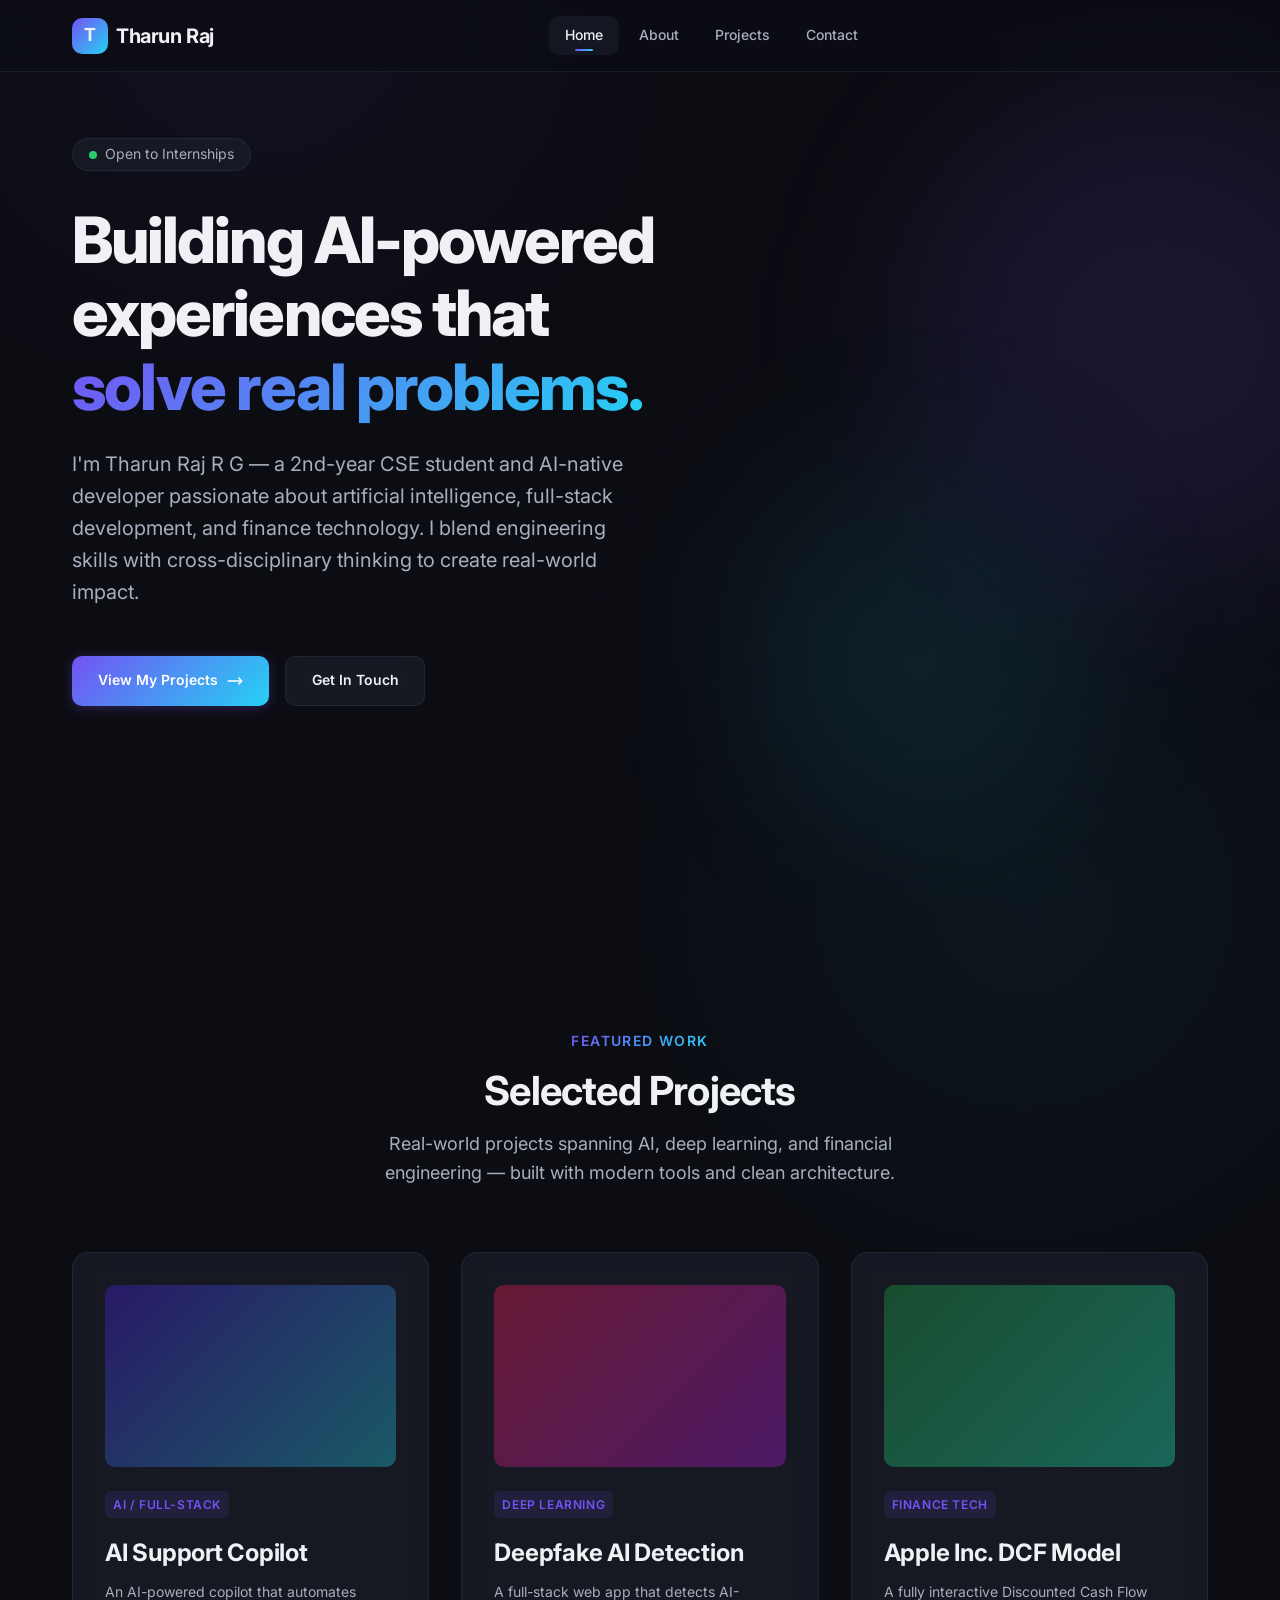
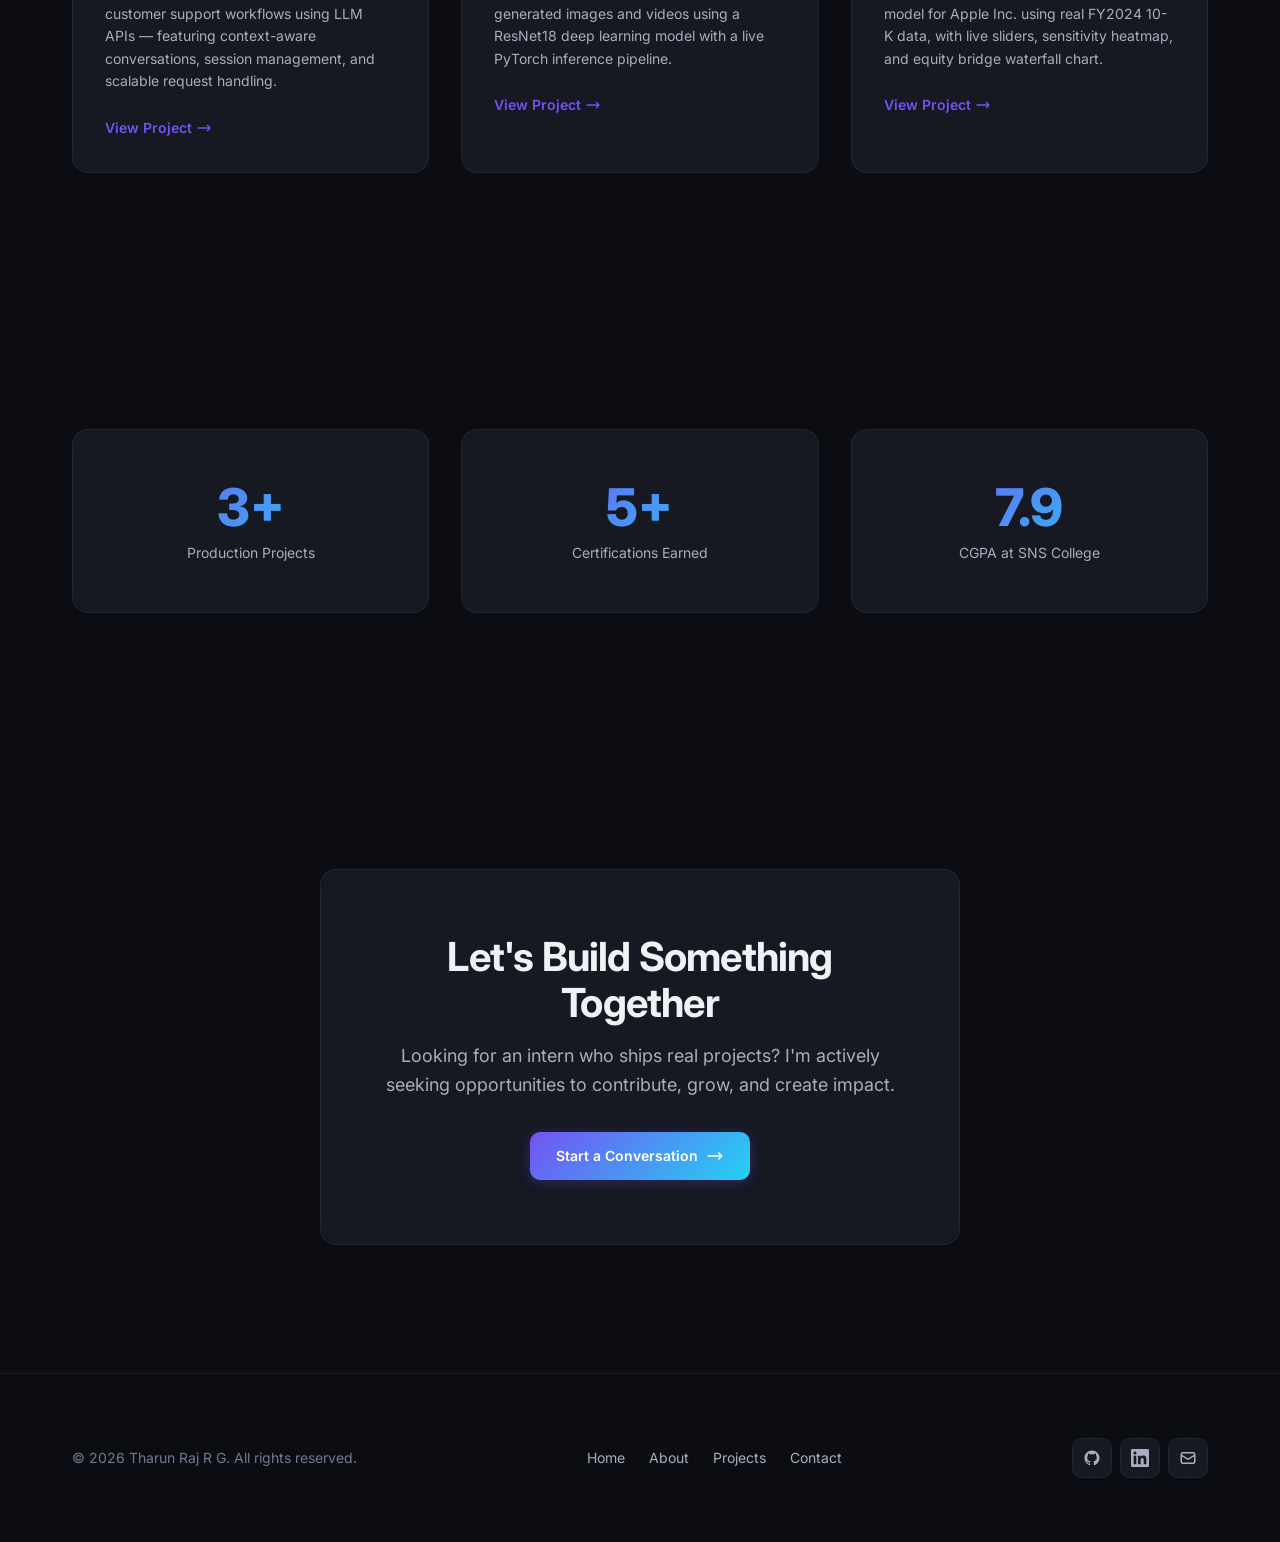
<file: index.html>
<!DOCTYPE html>
<html lang="en" dir="ltr">
<head>
  <meta charset="UTF-8">
  <meta name="viewport" content="width=device-width, initial-scale=1.0">
  <meta http-equiv="X-UA-Compatible" content="IE=edge">

  <!-- SEO Meta Tags -->
  <title>Tharun Raj R G — AI-Native Developer &amp; CSE Undergraduate</title>
  <meta name="description" content="Tharun Raj R G is a 2nd-year CSE student and AI-native developer passionate about building AI-powered applications, deep learning systems, and interactive financial models.">
  <meta name="keywords" content="Tharun Raj R G, AI developer, full stack developer, CSE undergraduate, deep learning, React.js, Node.js, portfolio">
  <meta name="author" content="Tharun Raj R G">
  <meta name="robots" content="index, follow">

  <!-- Open Graph -->
  <meta property="og:title" content="Tharun Raj R G — AI-Native Developer & CSE Undergraduate">
  <meta property="og:description" content="AI-native developer building intelligent applications, deep learning systems, and interactive financial models.">
  <meta property="og:type" content="website">
  <meta property="og:url" content="https://tharunraj.dev">
  <meta property="og:locale" content="en_US">

  <!-- Twitter Card -->
  <meta name="twitter:card" content="summary_large_image">
  <meta name="twitter:title" content="Tharun Raj R G — AI-Native Developer & CSE Undergraduate">
  <meta name="twitter:description" content="AI-native developer building intelligent applications, deep learning systems, and interactive financial models.">

  <!-- Canonical URL -->
  <link rel="canonical" href="https://tharunraj.dev/">

  <!-- Favicon -->
  <link rel="icon" type="image/svg+xml" href="data:image/svg+xml,%3Csvg xmlns='http://www.w3.org/2000/svg' viewBox='0 0 32 32'%3E%3Crect width='32' height='32' rx='6' fill='%237C3AED'/%3E%3Ctext x='16' y='22' font-family='sans-serif' font-size='18' font-weight='bold' fill='white' text-anchor='middle'%3ET%3C/text%3E%3C/svg%3E">

  <!-- Google Fonts -->
  <link rel="preconnect" href="https://fonts.googleapis.com">
  <link rel="preconnect" href="https://fonts.gstatic.com" crossorigin>
  <link href="https://fonts.googleapis.com/css2?family=Inter:wght@400;500;600;700;800&display=swap" rel="stylesheet">

  <!-- Stylesheet -->
  <link rel="stylesheet" href="css/styles.css">
</head>
<body>
  <!-- Skip to Main Content — Accessibility -->
  <a href="#main-content" class="skip-link">Skip to main content</a>

  <!-- ============ SITE HEADER ============ -->
  <header class="site-header" role="banner">
    <div class="container header-inner">
      <a href="index.html" class="logo" aria-label="Tharun Raj R G — Home">
        <span class="logo-icon" aria-hidden="true">T</span>
        <span>Tharun Raj</span>
      </a>

      <button
        class="menu-toggle"
        id="menu-toggle"
        aria-label="Open navigation menu"
        aria-expanded="false"
        aria-controls="main-navigation"
        type="button"
      >
        <span aria-hidden="true"></span>
        <span aria-hidden="true"></span>
        <span aria-hidden="true"></span>
      </button>

      <nav class="main-nav" id="main-navigation" aria-label="Primary navigation">
        <ul class="nav-list" role="list">
          <li><a href="index.html" class="nav-link" aria-current="page">Home</a></li>
          <li><a href="about.html" class="nav-link">About</a></li>
          <li><a href="projects.html" class="nav-link">Projects</a></li>
          <li><a href="contact.html" class="nav-link">Contact</a></li>
        </ul>
      </nav>

      <div class="nav-overlay" id="nav-overlay" aria-hidden="true"></div>
    </div>
  </header>

  <!-- ============ MAIN CONTENT ============ -->
  <main id="main-content">

    <!-- Hero Section -->
    <section class="hero section-padding" aria-labelledby="hero-heading">
      <div class="container">
        <div class="hero-content">
          <div class="hero-badge" aria-label="Status: Open to internships">
            <span class="hero-badge-dot" aria-hidden="true"></span>
            Open to Internships
          </div>

          <h1 id="hero-heading" class="hero-title">
            Building AI-powered<br>
            experiences that<br>
            <span class="gradient-text">solve real problems.</span>
          </h1>

          <p class="hero-description">
            I'm Tharun Raj R G — a 2nd-year CSE student and AI-native developer passionate about
            artificial intelligence, full-stack development, and finance technology. I blend engineering
            skills with cross-disciplinary thinking to create real-world impact.
          </p>

          <div class="hero-actions">
            <a href="projects.html" class="btn btn--primary" id="cta-view-work">
              View My Projects
              <svg aria-hidden="true" fill="none" stroke="currentColor" stroke-width="2" viewBox="0 0 24 24"><path stroke-linecap="round" stroke-linejoin="round" d="M17 8l4 4m0 0l-4 4m4-4H3"/></svg>
            </a>
            <a href="contact.html" class="btn btn--secondary" id="cta-contact">
              Get In Touch
            </a>
          </div>
        </div>
      </div>

      <!-- Decorative Orbs -->
      <div class="hero-orb hero-orb--primary" aria-hidden="true"></div>
      <div class="hero-orb hero-orb--secondary" aria-hidden="true"></div>
    </section>

    <!-- Featured Projects Section -->
    <section class="section-padding" aria-labelledby="featured-heading">
      <div class="container">
        <header class="section-header">
          <span class="section-label">Featured Work</span>
          <h2 id="featured-heading" class="section-title">Selected Projects</h2>
          <p class="section-description">
            Real-world projects spanning AI, deep learning, and financial engineering — built with modern tools and clean architecture.
          </p>
        </header>

        <div class="grid-3 stagger" role="list" aria-label="Featured projects">
          <!-- Project Card 1: AI Support Copilot -->
          <article class="card reveal" role="listitem">
            <div class="card-image" role="img" aria-label="AI Support Copilot — automated customer support interface powered by LLM APIs" style="background: linear-gradient(135deg, hsl(252, 60%, 25%), hsl(190, 60%, 25%));"></div>
            <span class="card-tag">AI / Full-Stack</span>
            <h3 class="card-title">AI Support Copilot</h3>
            <p class="card-description">
              An AI-powered copilot that automates customer support workflows using LLM APIs — featuring context-aware conversations, session management, and scalable request handling.
            </p>
            <a href="projects.html" class="card-link" aria-label="View AI Support Copilot project details">
              View Project
              <svg aria-hidden="true" fill="none" stroke="currentColor" stroke-width="2" viewBox="0 0 24 24"><path stroke-linecap="round" stroke-linejoin="round" d="M17 8l4 4m0 0l-4 4m4-4H3"/></svg>
            </a>
          </article>

          <!-- Project Card 2: Deepfake AI Detection -->
          <article class="card reveal" role="listitem">
            <div class="card-image" role="img" aria-label="Deepfake AI Detection System — real-time media analysis dashboard" style="background: linear-gradient(135deg, hsl(340, 60%, 25%), hsl(280, 60%, 25%));"></div>
            <span class="card-tag">Deep Learning</span>
            <h3 class="card-title">Deepfake AI Detection</h3>
            <p class="card-description">
              A full-stack web app that detects AI-generated images and videos using a ResNet18 deep learning model with a live PyTorch inference pipeline.
            </p>
            <a href="projects.html" class="card-link" aria-label="View Deepfake AI Detection project details">
              View Project
              <svg aria-hidden="true" fill="none" stroke="currentColor" stroke-width="2" viewBox="0 0 24 24"><path stroke-linecap="round" stroke-linejoin="round" d="M17 8l4 4m0 0l-4 4m4-4H3"/></svg>
            </a>
          </article>

          <!-- Project Card 3: Apple DCF Model -->
          <article class="card reveal" role="listitem">
            <div class="card-image" role="img" aria-label="Apple Inc. DCF Financial Model — interactive valuation dashboard" style="background: linear-gradient(135deg, hsl(145, 50%, 20%), hsl(170, 60%, 25%));"></div>
            <span class="card-tag">Finance Tech</span>
            <h3 class="card-title">Apple Inc. DCF Model</h3>
            <p class="card-description">
              A fully interactive Discounted Cash Flow model for Apple Inc. using real FY2024 10-K data, with live sliders, sensitivity heatmap, and equity bridge waterfall chart.
            </p>
            <a href="projects.html" class="card-link" aria-label="View Apple DCF Model project details">
              View Project
              <svg aria-hidden="true" fill="none" stroke="currentColor" stroke-width="2" viewBox="0 0 24 24"><path stroke-linecap="round" stroke-linejoin="round" d="M17 8l4 4m0 0l-4 4m4-4H3"/></svg>
            </a>
          </article>
        </div>
      </div>
    </section>

    <!-- Stats Section -->
    <section class="section-padding" aria-labelledby="stats-heading">
      <div class="container">
        <h2 id="stats-heading" class="sr-only">Highlights</h2>
        <div class="grid-3 stagger" role="list" aria-label="Key highlights">
          <div class="card stat-card reveal" role="listitem">
            <div class="stat-number" aria-hidden="true">3+</div>
            <div class="stat-label">Production Projects</div>
            <span class="sr-only">3 or more production-grade projects built</span>
          </div>
          <div class="card stat-card reveal" role="listitem">
            <div class="stat-number" aria-hidden="true">5+</div>
            <div class="stat-label">Certifications Earned</div>
            <span class="sr-only">Over 5 industry certifications including Azure AI and AWS</span>
          </div>
          <div class="card stat-card reveal" role="listitem">
            <div class="stat-number" aria-hidden="true">7.9</div>
            <div class="stat-label">CGPA at SNS College</div>
            <span class="sr-only">Current CGPA of 7.9 out of 10</span>
          </div>
        </div>
      </div>
    </section>

    <!-- CTA Section -->
    <section class="section-padding" aria-labelledby="cta-heading">
      <div class="container" style="text-align: center;">
        <div class="card reveal" style="max-width: 640px; margin: 0 auto; text-align: center; padding: var(--space-3xl);">
          <h2 id="cta-heading" class="section-title" style="margin-bottom: var(--space-md);">Let's Build Something Together</h2>
          <p class="section-description" style="margin-bottom: var(--space-xl);">
            Looking for an intern who ships real projects? I'm actively seeking opportunities to contribute, grow, and create impact.
          </p>
          <a href="contact.html" class="btn btn--primary" id="cta-collaborate">
            Start a Conversation
            <svg aria-hidden="true" fill="none" stroke="currentColor" stroke-width="2" viewBox="0 0 24 24"><path stroke-linecap="round" stroke-linejoin="round" d="M17 8l4 4m0 0l-4 4m4-4H3"/></svg>
          </a>
        </div>
      </div>
    </section>

  </main>

  <!-- ============ SITE FOOTER ============ -->
  <footer class="site-footer" role="contentinfo">
    <div class="container">
      <div class="footer-inner">
        <p class="footer-copyright">
          &copy; <time datetime="2026">2026</time> Tharun Raj R G. All rights reserved.
        </p>

        <nav class="footer-nav" aria-label="Footer navigation">
          <a href="index.html" class="footer-link">Home</a>
          <a href="about.html" class="footer-link">About</a>
          <a href="projects.html" class="footer-link">Projects</a>
          <a href="contact.html" class="footer-link">Contact</a>
        </nav>

        <div class="social-links" role="list" aria-label="Social media links">
          <a href="https://github.com/THARUN10-Coder" class="social-link" role="listitem" aria-label="GitHub profile — THARUN10-Coder" target="_blank" rel="noopener noreferrer">
            <svg aria-hidden="true" fill="currentColor" viewBox="0 0 24 24"><path d="M12 2C6.477 2 2 6.484 2 12.017c0 4.425 2.865 8.18 6.839 9.504.5.092.682-.217.682-.483 0-.237-.008-.868-.013-1.703-2.782.605-3.369-1.343-3.369-1.343-.454-1.158-1.11-1.466-1.11-1.466-.908-.62.069-.608.069-.608 1.003.07 1.531 1.032 1.531 1.032.892 1.53 2.341 1.088 2.91.832.092-.647.35-1.088.636-1.338-2.22-.253-4.555-1.113-4.555-4.951 0-1.093.39-1.988 1.029-2.688-.103-.253-.446-1.272.098-2.65 0 0 .84-.27 2.75 1.026A9.564 9.564 0 0112 6.844c.85.004 1.705.115 2.504.337 1.909-1.296 2.747-1.027 2.747-1.027.546 1.379.202 2.398.1 2.651.64.7 1.028 1.595 1.028 2.688 0 3.848-2.339 4.695-4.566 4.943.359.309.678.92.678 1.855 0 1.338-.012 2.419-.012 2.747 0 .268.18.58.688.482A10.019 10.019 0 0022 12.017C22 6.484 17.522 2 12 2z"/></svg>
          </a>
          <a href="https://linkedin.com/in/tharun-r-g" class="social-link" role="listitem" aria-label="LinkedIn profile — Tharun Raj R G" target="_blank" rel="noopener noreferrer">
            <svg aria-hidden="true" fill="currentColor" viewBox="0 0 24 24"><path d="M20.447 20.452h-3.554v-5.569c0-1.328-.027-3.037-1.852-3.037-1.853 0-2.136 1.445-2.136 2.939v5.667H9.351V9h3.414v1.561h.046c.477-.9 1.637-1.85 3.37-1.85 3.601 0 4.267 2.37 4.267 5.455v6.286zM5.337 7.433c-1.144 0-2.063-.926-2.063-2.065 0-1.138.92-2.063 2.063-2.063 1.14 0 2.064.925 2.064 2.063 0 1.139-.925 2.065-2.064 2.065zm1.782 13.019H3.555V9h3.564v11.452zM22.225 0H1.771C.792 0 0 .774 0 1.729v20.542C0 23.227.792 24 1.771 24h20.451C23.2 24 24 23.227 24 22.271V1.729C24 .774 23.2 0 22.222 0h.003z"/></svg>
          </a>
          <a href="mailto:rgtharunraj10@gmail.com" class="social-link" role="listitem" aria-label="Email Tharun Raj R G" target="_blank" rel="noopener noreferrer">
            <svg aria-hidden="true" fill="none" stroke="currentColor" stroke-width="2" viewBox="0 0 24 24"><path stroke-linecap="round" stroke-linejoin="round" d="M3 8l7.89 5.26a2 2 0 002.22 0L21 8M5 19h14a2 2 0 002-2V7a2 2 0 00-2-2H5a2 2 0 00-2 2v10a2 2 0 002 2z"/></svg>
          </a>
        </div>
      </div>
    </div>
  </footer>

  <!-- JavaScript -->
  <script src="js/main.js"></script>
</body>
</html>
</file>
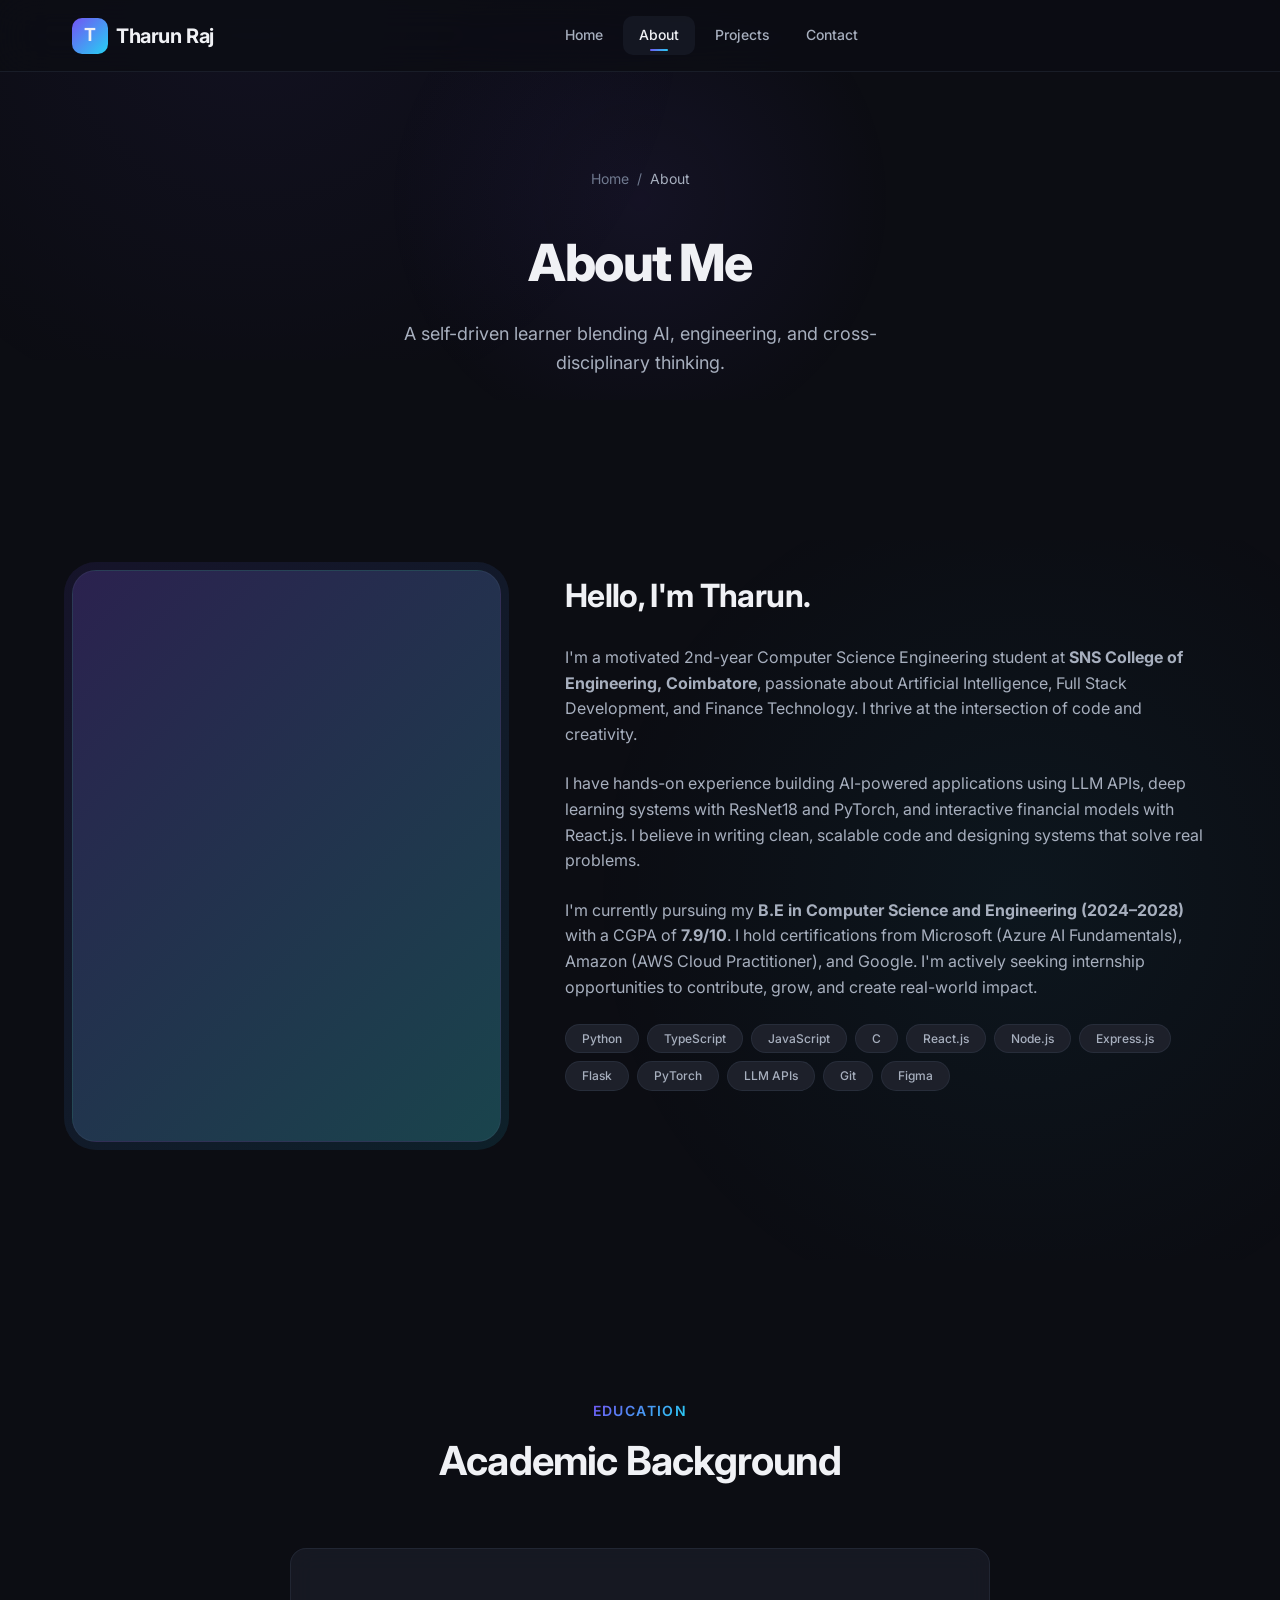
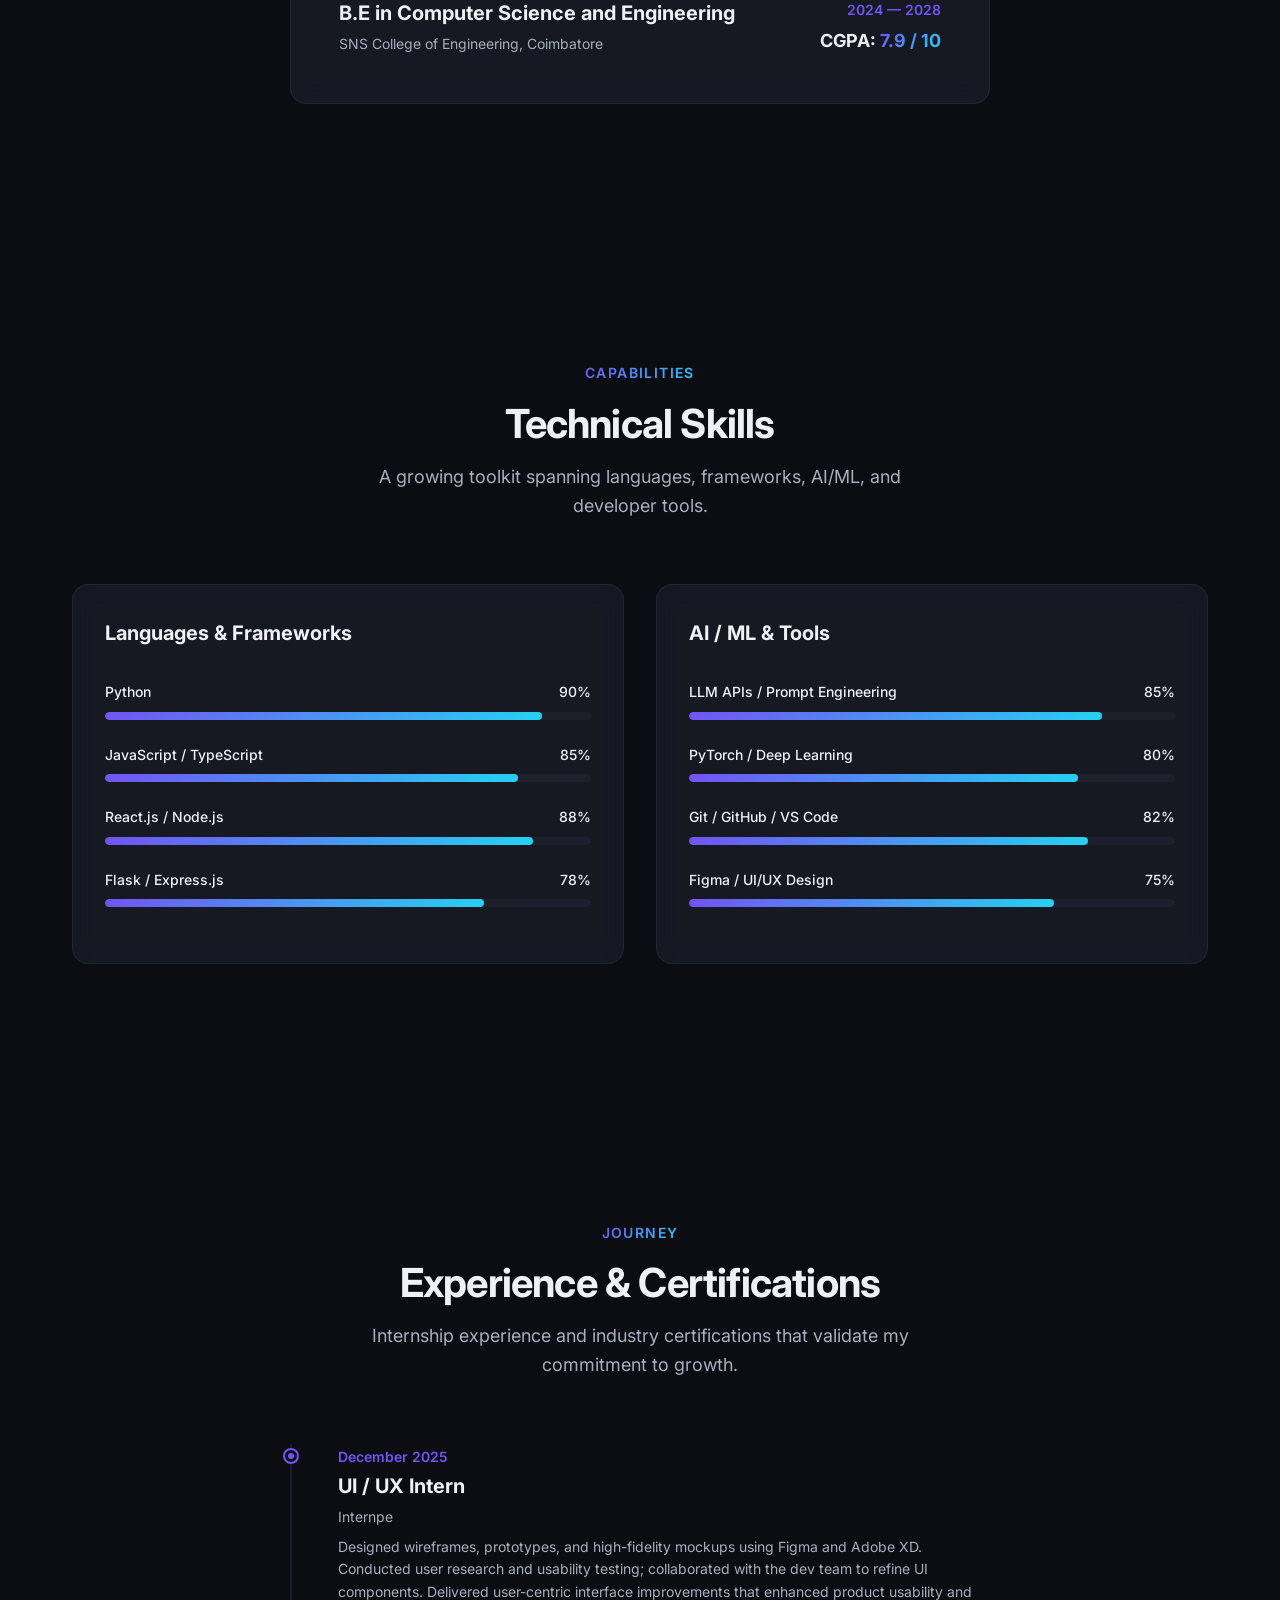
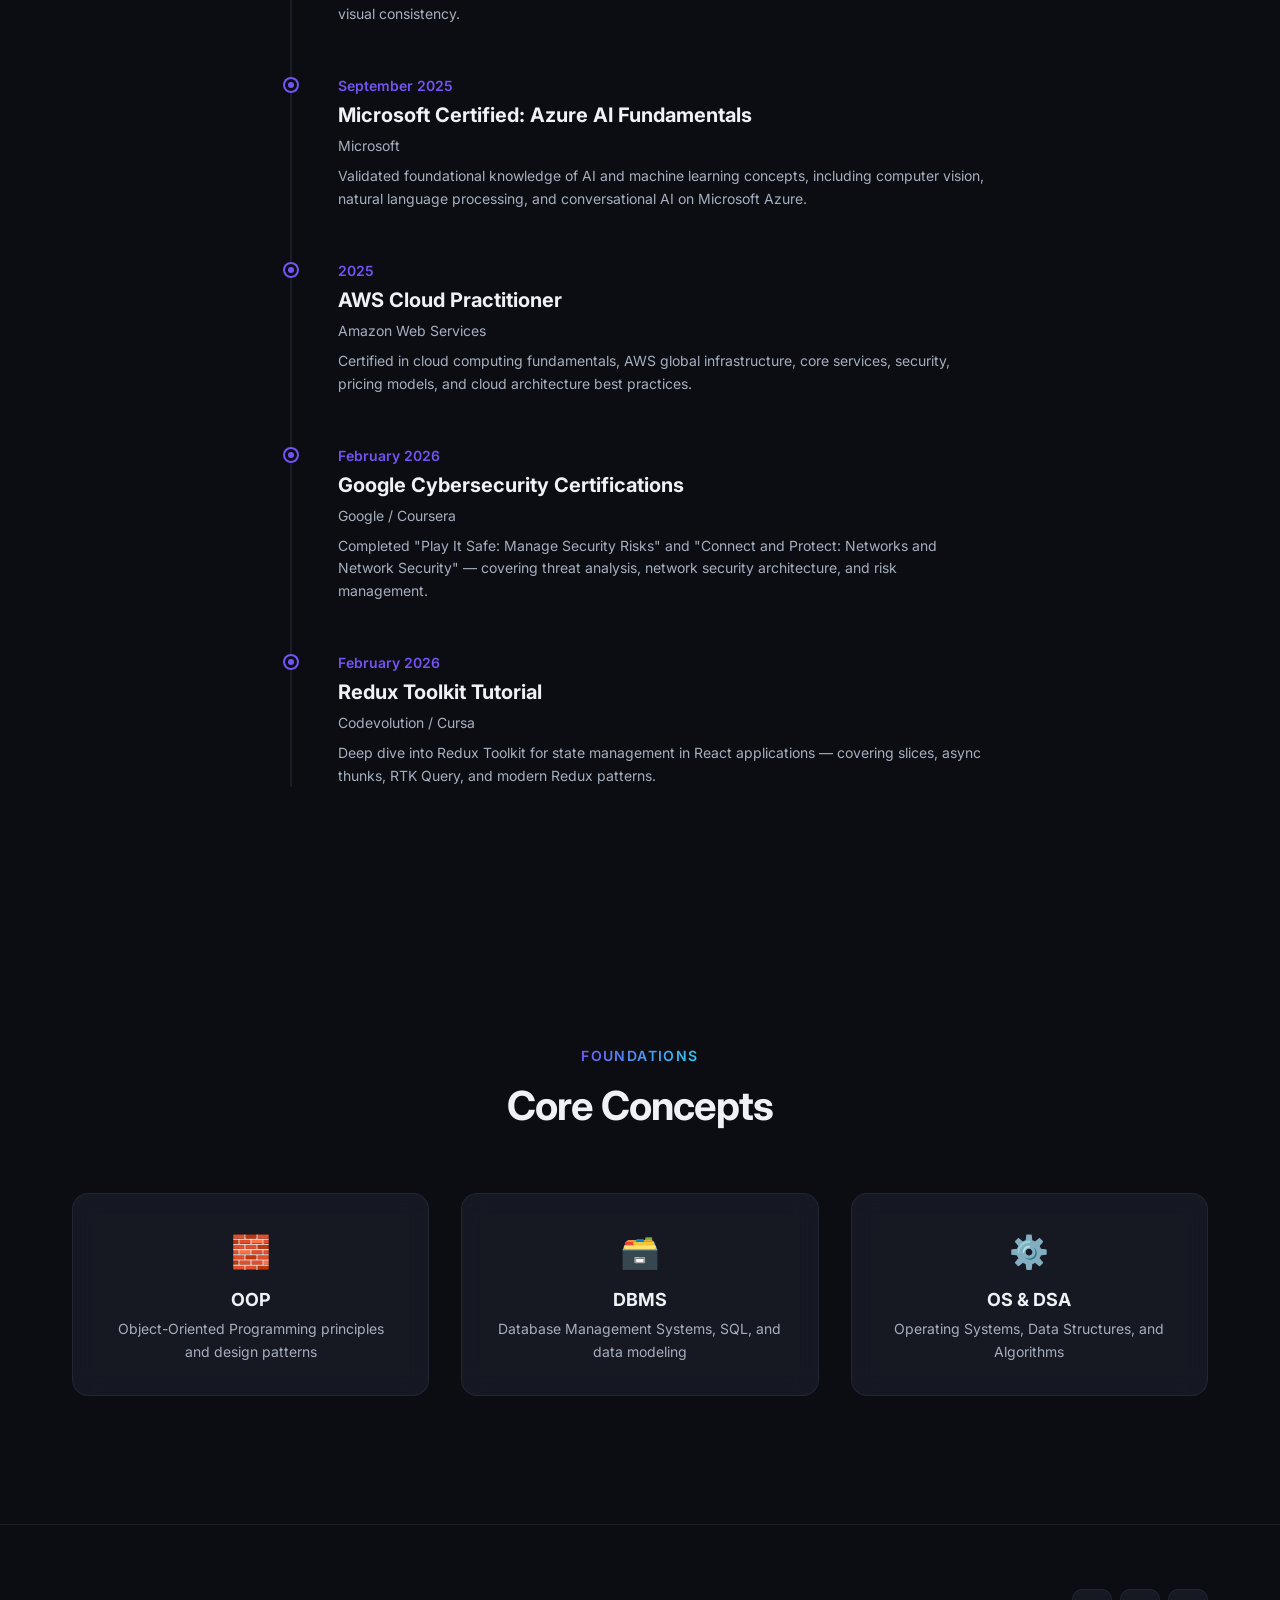
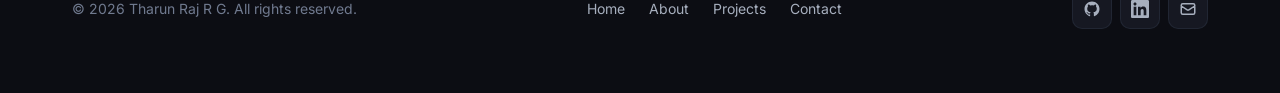
<file: about.html>
<!DOCTYPE html>
<html lang="en" dir="ltr">
<head>
  <meta charset="UTF-8">
  <meta name="viewport" content="width=device-width, initial-scale=1.0">
  <meta http-equiv="X-UA-Compatible" content="IE=edge">

  <!-- SEO Meta Tags -->
  <title>About — Tharun Raj R G | AI-Native Developer &amp; CSE Undergraduate</title>
  <meta name="description" content="Learn about Tharun Raj R G — a 2nd-year Computer Science Engineering student at SNS College of Engineering, building AI-powered applications and deep learning systems.">
  <meta name="keywords" content="about Tharun Raj R G, CSE student, AI developer, full stack developer, SNS College of Engineering">
  <meta name="author" content="Tharun Raj R G">
  <meta name="robots" content="index, follow">

  <!-- Open Graph -->
  <meta property="og:title" content="About — Tharun Raj R G">
  <meta property="og:description" content="A 2nd-year CSE student building AI-powered applications, deep learning systems, and interactive financial models.">
  <meta property="og:type" content="profile">
  <meta property="og:url" content="https://tharunraj.dev/about">

  <!-- Canonical -->
  <link rel="canonical" href="https://tharunraj.dev/about">

  <!-- Favicon -->
  <link rel="icon" type="image/svg+xml" href="data:image/svg+xml,%3Csvg xmlns='http://www.w3.org/2000/svg' viewBox='0 0 32 32'%3E%3Crect width='32' height='32' rx='6' fill='%237C3AED'/%3E%3Ctext x='16' y='22' font-family='sans-serif' font-size='18' font-weight='bold' fill='white' text-anchor='middle'%3ET%3C/text%3E%3C/svg%3E">

  <!-- Google Fonts -->
  <link rel="preconnect" href="https://fonts.googleapis.com">
  <link rel="preconnect" href="https://fonts.gstatic.com" crossorigin>
  <link href="https://fonts.googleapis.com/css2?family=Inter:wght@400;500;600;700;800&display=swap" rel="stylesheet">

  <!-- Stylesheet -->
  <link rel="stylesheet" href="css/styles.css">
</head>
<body>
  <!-- Skip to Main Content -->
  <a href="#main-content" class="skip-link">Skip to main content</a>

  <!-- ============ SITE HEADER ============ -->
  <header class="site-header" role="banner">
    <div class="container header-inner">
      <a href="index.html" class="logo" aria-label="Tharun Raj R G — Home">
        <span class="logo-icon" aria-hidden="true">T</span>
        <span>Tharun Raj</span>
      </a>

      <button
        class="menu-toggle"
        id="menu-toggle"
        aria-label="Open navigation menu"
        aria-expanded="false"
        aria-controls="main-navigation"
        type="button"
      >
        <span aria-hidden="true"></span>
        <span aria-hidden="true"></span>
        <span aria-hidden="true"></span>
      </button>

      <nav class="main-nav" id="main-navigation" aria-label="Primary navigation">
        <ul class="nav-list" role="list">
          <li><a href="index.html" class="nav-link">Home</a></li>
          <li><a href="about.html" class="nav-link" aria-current="page">About</a></li>
          <li><a href="projects.html" class="nav-link">Projects</a></li>
          <li><a href="contact.html" class="nav-link">Contact</a></li>
        </ul>
      </nav>

      <div class="nav-overlay" id="nav-overlay" aria-hidden="true"></div>
    </div>
  </header>

  <!-- ============ MAIN CONTENT ============ -->
  <main id="main-content">

    <!-- Page Banner -->
    <section class="page-banner" aria-labelledby="about-heading">
      <div class="container">
        <nav class="breadcrumbs" aria-label="Breadcrumb">
          <a href="index.html">Home</a>
          <span class="breadcrumbs-separator" aria-hidden="true">/</span>
          <span class="breadcrumbs-current" aria-current="page">About</span>
        </nav>
        <h1 id="about-heading" class="page-banner-title">About Me</h1>
        <p class="page-banner-description">
          A self-driven learner blending AI, engineering, and cross-disciplinary thinking.
        </p>
      </div>
    </section>

    <!-- About Intro -->
    <section class="section-padding" aria-labelledby="about-intro-heading">
      <div class="container">
        <div class="about-grid">
          <aside class="about-image-wrapper reveal" aria-label="Portrait of Tharun Raj R G">
            <div class="about-image" role="img" aria-label="Professional portrait of Tharun Raj R G" style="background: linear-gradient(135deg, hsl(252, 40%, 22%), hsl(190, 50%, 20%));"></div>
          </aside>

          <div class="about-text reveal">
            <h2 id="about-intro-heading">Hello, I'm Tharun.</h2>
            <p>
              I'm a motivated 2nd-year Computer Science Engineering student at
              <strong>SNS College of Engineering, Coimbatore</strong>, passionate about Artificial Intelligence,
              Full Stack Development, and Finance Technology. I thrive at the intersection of code and creativity.
            </p>
            <p>
              I have hands-on experience building AI-powered applications using LLM APIs, deep learning systems
              with ResNet18 and PyTorch, and interactive financial models with React.js. I believe in writing
              clean, scalable code and designing systems that solve real problems.
            </p>
            <p>
              I'm currently pursuing my <strong>B.E in Computer Science and Engineering (2024–2028)</strong>
              with a CGPA of <strong>7.9/10</strong>. I hold certifications from Microsoft (Azure AI Fundamentals),
              Amazon (AWS Cloud Practitioner), and Google. I'm actively seeking internship opportunities to
              contribute, grow, and create real-world impact.
            </p>

            <div class="tech-stack" role="list" aria-label="Technical skills">
              <span class="tech-tag" role="listitem">Python</span>
              <span class="tech-tag" role="listitem">TypeScript</span>
              <span class="tech-tag" role="listitem">JavaScript</span>
              <span class="tech-tag" role="listitem">C</span>
              <span class="tech-tag" role="listitem">React.js</span>
              <span class="tech-tag" role="listitem">Node.js</span>
              <span class="tech-tag" role="listitem">Express.js</span>
              <span class="tech-tag" role="listitem">Flask</span>
              <span class="tech-tag" role="listitem">PyTorch</span>
              <span class="tech-tag" role="listitem">LLM APIs</span>
              <span class="tech-tag" role="listitem">Git</span>
              <span class="tech-tag" role="listitem">Figma</span>
            </div>
          </div>
        </div>
      </div>
    </section>

    <!-- Education Section -->
    <section class="section-padding" aria-labelledby="education-heading">
      <div class="container">
        <header class="section-header">
          <span class="section-label">Education</span>
          <h2 id="education-heading" class="section-title">Academic Background</h2>
        </header>

        <div style="max-width: 700px; margin: 0 auto;">
          <div class="card reveal" style="padding: var(--space-2xl);">
            <div style="display: flex; justify-content: space-between; align-items: flex-start; flex-wrap: wrap; gap: var(--space-sm);">
              <div>
                <h3 style="font-size: var(--font-size-lg); font-weight: var(--font-weight-bold); margin-bottom: var(--space-xs);">B.E in Computer Science and Engineering</h3>
                <p style="color: var(--color-text-secondary); font-size: var(--font-size-sm);">SNS College of Engineering, Coimbatore</p>
              </div>
              <div style="text-align: right;">
                <time datetime="2024/2028" style="color: var(--color-accent-primary); font-weight: var(--font-weight-semibold); font-size: var(--font-size-sm);">2024 — 2028</time>
                <p style="font-weight: var(--font-weight-bold); font-size: var(--font-size-md); margin-top: var(--space-xs);">
                  CGPA: <span style="background: var(--color-accent-gradient); -webkit-background-clip: text; -webkit-text-fill-color: transparent; background-clip: text;">7.9 / 10</span>
                </p>
              </div>
            </div>
          </div>
        </div>
      </div>
    </section>

    <!-- Skills Section -->
    <section class="section-padding" aria-labelledby="skills-heading">
      <div class="container">
        <header class="section-header">
          <span class="section-label">Capabilities</span>
          <h2 id="skills-heading" class="section-title">Technical Skills</h2>
          <p class="section-description">
            A growing toolkit spanning languages, frameworks, AI/ML, and developer tools.
          </p>
        </header>

        <div class="grid-2 stagger">
          <!-- Languages & Frameworks -->
          <div class="card reveal">
            <h3 style="font-size: var(--font-size-lg); font-weight: var(--font-weight-bold); margin-bottom: var(--space-xl);">Languages &amp; Frameworks</h3>
            <div class="skill-bar-wrapper" role="progressbar" aria-valuenow="90" aria-valuemin="0" aria-valuemax="100" aria-label="Python — 90 percent proficiency">
              <div class="skill-bar-header">
                <span>Python</span>
                <span>90%</span>
              </div>
              <div class="skill-bar-track">
                <div class="skill-bar-fill" style="width: 90%;"></div>
              </div>
            </div>
            <div class="skill-bar-wrapper" role="progressbar" aria-valuenow="85" aria-valuemin="0" aria-valuemax="100" aria-label="JavaScript and TypeScript — 85 percent proficiency">
              <div class="skill-bar-header">
                <span>JavaScript / TypeScript</span>
                <span>85%</span>
              </div>
              <div class="skill-bar-track">
                <div class="skill-bar-fill" style="width: 85%;"></div>
              </div>
            </div>
            <div class="skill-bar-wrapper" role="progressbar" aria-valuenow="88" aria-valuemin="0" aria-valuemax="100" aria-label="React.js and Node.js — 88 percent proficiency">
              <div class="skill-bar-header">
                <span>React.js / Node.js</span>
                <span>88%</span>
              </div>
              <div class="skill-bar-track">
                <div class="skill-bar-fill" style="width: 88%;"></div>
              </div>
            </div>
            <div class="skill-bar-wrapper" role="progressbar" aria-valuenow="78" aria-valuemin="0" aria-valuemax="100" aria-label="Flask and Express.js — 78 percent proficiency">
              <div class="skill-bar-header">
                <span>Flask / Express.js</span>
                <span>78%</span>
              </div>
              <div class="skill-bar-track">
                <div class="skill-bar-fill" style="width: 78%;"></div>
              </div>
            </div>
          </div>

          <!-- AI/ML & Tools -->
          <div class="card reveal">
            <h3 style="font-size: var(--font-size-lg); font-weight: var(--font-weight-bold); margin-bottom: var(--space-xl);">AI / ML &amp; Tools</h3>
            <div class="skill-bar-wrapper" role="progressbar" aria-valuenow="85" aria-valuemin="0" aria-valuemax="100" aria-label="LLM APIs and Prompt Engineering — 85 percent proficiency">
              <div class="skill-bar-header">
                <span>LLM APIs / Prompt Engineering</span>
                <span>85%</span>
              </div>
              <div class="skill-bar-track">
                <div class="skill-bar-fill" style="width: 85%;"></div>
              </div>
            </div>
            <div class="skill-bar-wrapper" role="progressbar" aria-valuenow="80" aria-valuemin="0" aria-valuemax="100" aria-label="PyTorch and Deep Learning — 80 percent proficiency">
              <div class="skill-bar-header">
                <span>PyTorch / Deep Learning</span>
                <span>80%</span>
              </div>
              <div class="skill-bar-track">
                <div class="skill-bar-fill" style="width: 80%;"></div>
              </div>
            </div>
            <div class="skill-bar-wrapper" role="progressbar" aria-valuenow="82" aria-valuemin="0" aria-valuemax="100" aria-label="Git, GitHub, and VS Code — 82 percent proficiency">
              <div class="skill-bar-header">
                <span>Git / GitHub / VS Code</span>
                <span>82%</span>
              </div>
              <div class="skill-bar-track">
                <div class="skill-bar-fill" style="width: 82%;"></div>
              </div>
            </div>
            <div class="skill-bar-wrapper" role="progressbar" aria-valuenow="75" aria-valuemin="0" aria-valuemax="100" aria-label="Figma and UI/UX Design — 75 percent proficiency">
              <div class="skill-bar-header">
                <span>Figma / UI/UX Design</span>
                <span>75%</span>
              </div>
              <div class="skill-bar-track">
                <div class="skill-bar-fill" style="width: 75%;"></div>
              </div>
            </div>
          </div>
        </div>
      </div>
    </section>

    <!-- Experience & Certifications Timeline -->
    <section class="section-padding" aria-labelledby="experience-heading">
      <div class="container">
        <header class="section-header">
          <span class="section-label">Journey</span>
          <h2 id="experience-heading" class="section-title">Experience &amp; Certifications</h2>
          <p class="section-description">
            Internship experience and industry certifications that validate my commitment to growth.
          </p>
        </header>

        <div style="max-width: 700px; margin: 0 auto;">
          <div class="timeline reveal" role="list" aria-label="Experience and certifications timeline">

            <div class="timeline-item" role="listitem">
              <time class="timeline-date" datetime="2025-12">December 2025</time>
              <h3 class="timeline-title">UI / UX Intern</h3>
              <p class="timeline-company">Internpe</p>
              <p class="timeline-description">
                Designed wireframes, prototypes, and high-fidelity mockups using Figma and Adobe XD.
                Conducted user research and usability testing; collaborated with the dev team to refine UI
                components. Delivered user-centric interface improvements that enhanced product usability
                and visual consistency.
              </p>
            </div>

            <div class="timeline-item" role="listitem">
              <time class="timeline-date" datetime="2025-09">September 2025</time>
              <h3 class="timeline-title">Microsoft Certified: Azure AI Fundamentals</h3>
              <p class="timeline-company">Microsoft</p>
              <p class="timeline-description">
                Validated foundational knowledge of AI and machine learning concepts, including computer vision,
                natural language processing, and conversational AI on Microsoft Azure.
              </p>
            </div>

            <div class="timeline-item" role="listitem">
              <time class="timeline-date" datetime="2025">2025</time>
              <h3 class="timeline-title">AWS Cloud Practitioner</h3>
              <p class="timeline-company">Amazon Web Services</p>
              <p class="timeline-description">
                Certified in cloud computing fundamentals, AWS global infrastructure, core services,
                security, pricing models, and cloud architecture best practices.
              </p>
            </div>

            <div class="timeline-item" role="listitem">
              <time class="timeline-date" datetime="2026-02">February 2026</time>
              <h3 class="timeline-title">Google Cybersecurity Certifications</h3>
              <p class="timeline-company">Google / Coursera</p>
              <p class="timeline-description">
                Completed "Play It Safe: Manage Security Risks" and "Connect and Protect: Networks and
                Network Security" — covering threat analysis, network security architecture, and risk management.
              </p>
            </div>

            <div class="timeline-item" role="listitem">
              <time class="timeline-date" datetime="2026-02">February 2026</time>
              <h3 class="timeline-title">Redux Toolkit Tutorial</h3>
              <p class="timeline-company">Codevolution / Cursa</p>
              <p class="timeline-description">
                Deep dive into Redux Toolkit for state management in React applications — covering slices,
                async thunks, RTK Query, and modern Redux patterns.
              </p>
            </div>

          </div>
        </div>
      </div>
    </section>

    <!-- Core Concepts -->
    <section class="section-padding" aria-labelledby="concepts-heading">
      <div class="container">
        <header class="section-header">
          <span class="section-label">Foundations</span>
          <h2 id="concepts-heading" class="section-title">Core Concepts</h2>
        </header>

        <div class="grid-3 stagger" role="list" aria-label="Core computer science concepts">
          <div class="card reveal" role="listitem" style="text-align: center; padding: var(--space-xl);">
            <div style="font-size: var(--font-size-2xl); margin-bottom: var(--space-sm);" aria-hidden="true">🧱</div>
            <h3 style="font-size: var(--font-size-md); font-weight: var(--font-weight-bold);">OOP</h3>
            <p style="color: var(--color-text-secondary); font-size: var(--font-size-sm); margin-top: var(--space-xs);">Object-Oriented Programming principles and design patterns</p>
          </div>
          <div class="card reveal" role="listitem" style="text-align: center; padding: var(--space-xl);">
            <div style="font-size: var(--font-size-2xl); margin-bottom: var(--space-sm);" aria-hidden="true">🗃️</div>
            <h3 style="font-size: var(--font-size-md); font-weight: var(--font-weight-bold);">DBMS</h3>
            <p style="color: var(--color-text-secondary); font-size: var(--font-size-sm); margin-top: var(--space-xs);">Database Management Systems, SQL, and data modeling</p>
          </div>
          <div class="card reveal" role="listitem" style="text-align: center; padding: var(--space-xl);">
            <div style="font-size: var(--font-size-2xl); margin-bottom: var(--space-sm);" aria-hidden="true">⚙️</div>
            <h3 style="font-size: var(--font-size-md); font-weight: var(--font-weight-bold);">OS &amp; DSA</h3>
            <p style="color: var(--color-text-secondary); font-size: var(--font-size-sm); margin-top: var(--space-xs);">Operating Systems, Data Structures, and Algorithms</p>
          </div>
        </div>
      </div>
    </section>

  </main>

  <!-- ============ SITE FOOTER ============ -->
  <footer class="site-footer" role="contentinfo">
    <div class="container">
      <div class="footer-inner">
        <p class="footer-copyright">
          &copy; <time datetime="2026">2026</time> Tharun Raj R G. All rights reserved.
        </p>

        <nav class="footer-nav" aria-label="Footer navigation">
          <a href="index.html" class="footer-link">Home</a>
          <a href="about.html" class="footer-link">About</a>
          <a href="projects.html" class="footer-link">Projects</a>
          <a href="contact.html" class="footer-link">Contact</a>
        </nav>

        <div class="social-links" role="list" aria-label="Social media links">
          <a href="https://github.com/THARUN10-Coder" class="social-link" role="listitem" aria-label="GitHub profile — THARUN10-Coder" target="_blank" rel="noopener noreferrer">
            <svg aria-hidden="true" fill="currentColor" viewBox="0 0 24 24"><path d="M12 2C6.477 2 2 6.484 2 12.017c0 4.425 2.865 8.18 6.839 9.504.5.092.682-.217.682-.483 0-.237-.008-.868-.013-1.703-2.782.605-3.369-1.343-3.369-1.343-.454-1.158-1.11-1.466-1.11-1.466-.908-.62.069-.608.069-.608 1.003.07 1.531 1.032 1.531 1.032.892 1.53 2.341 1.088 2.91.832.092-.647.35-1.088.636-1.338-2.22-.253-4.555-1.113-4.555-4.951 0-1.093.39-1.988 1.029-2.688-.103-.253-.446-1.272.098-2.65 0 0 .84-.27 2.75 1.026A9.564 9.564 0 0112 6.844c.85.004 1.705.115 2.504.337 1.909-1.296 2.747-1.027 2.747-1.027.546 1.379.202 2.398.1 2.651.64.7 1.028 1.595 1.028 2.688 0 3.848-2.339 4.695-4.566 4.943.359.309.678.92.678 1.855 0 1.338-.012 2.419-.012 2.747 0 .268.18.58.688.482A10.019 10.019 0 0022 12.017C22 6.484 17.522 2 12 2z"/></svg>
          </a>
          <a href="https://linkedin.com/in/tharun-r-g" class="social-link" role="listitem" aria-label="LinkedIn profile — Tharun Raj R G" target="_blank" rel="noopener noreferrer">
            <svg aria-hidden="true" fill="currentColor" viewBox="0 0 24 24"><path d="M20.447 20.452h-3.554v-5.569c0-1.328-.027-3.037-1.852-3.037-1.853 0-2.136 1.445-2.136 2.939v5.667H9.351V9h3.414v1.561h.046c.477-.9 1.637-1.85 3.37-1.85 3.601 0 4.267 2.37 4.267 5.455v6.286zM5.337 7.433c-1.144 0-2.063-.926-2.063-2.065 0-1.138.92-2.063 2.063-2.063 1.14 0 2.064.925 2.064 2.063 0 1.139-.925 2.065-2.064 2.065zm1.782 13.019H3.555V9h3.564v11.452zM22.225 0H1.771C.792 0 0 .774 0 1.729v20.542C0 23.227.792 24 1.771 24h20.451C23.2 24 24 23.227 24 22.271V1.729C24 .774 23.2 0 22.222 0h.003z"/></svg>
          </a>
          <a href="mailto:rgtharunraj10@gmail.com" class="social-link" role="listitem" aria-label="Email Tharun Raj R G" target="_blank" rel="noopener noreferrer">
            <svg aria-hidden="true" fill="none" stroke="currentColor" stroke-width="2" viewBox="0 0 24 24"><path stroke-linecap="round" stroke-linejoin="round" d="M3 8l7.89 5.26a2 2 0 002.22 0L21 8M5 19h14a2 2 0 002-2V7a2 2 0 00-2-2H5a2 2 0 00-2 2v10a2 2 0 002 2z"/></svg>
          </a>
        </div>
      </div>
    </div>
  </footer>

  <!-- JavaScript -->
  <script src="js/main.js"></script>
</body>
</html>
</file>
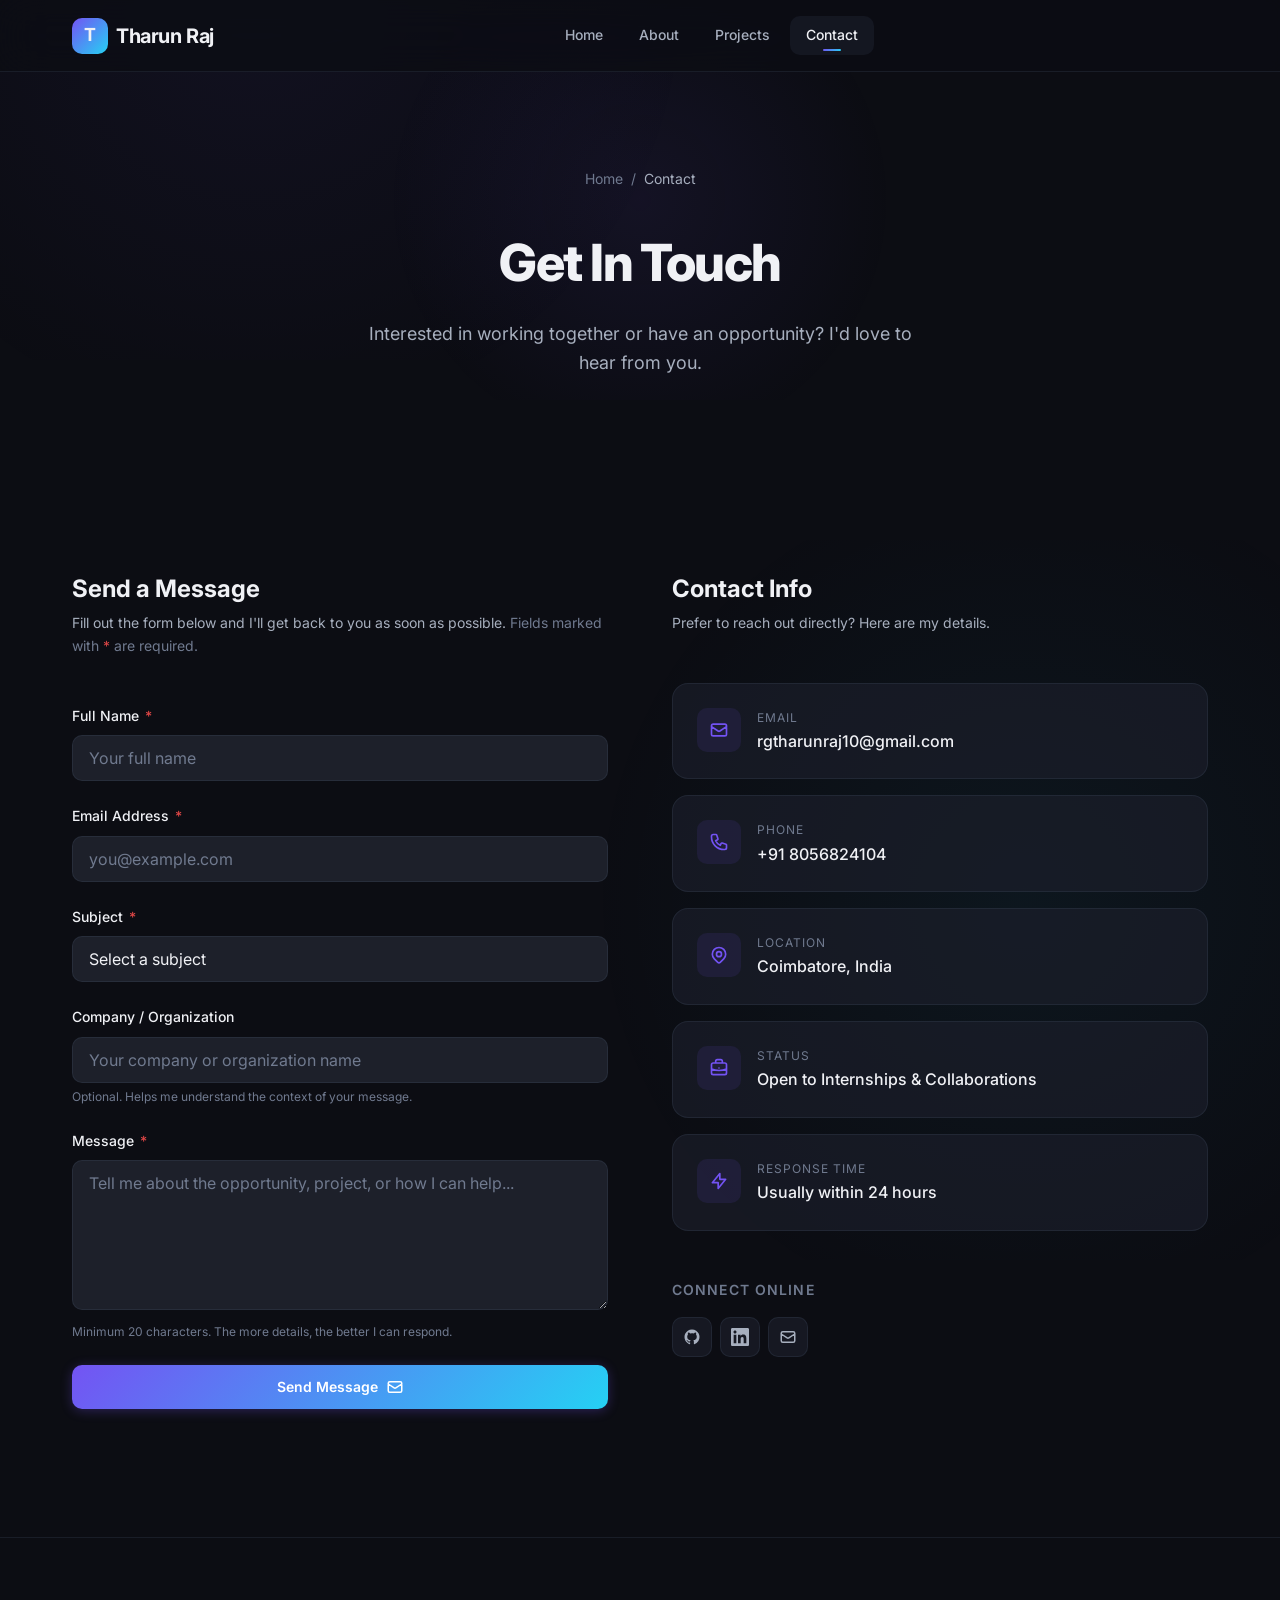
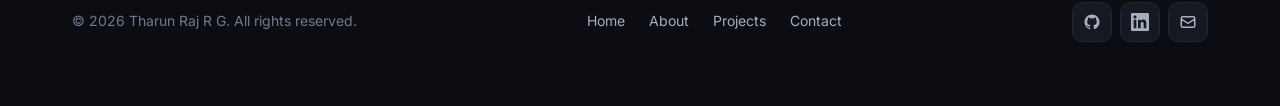
<file: contact.html>
<!DOCTYPE html>
<html lang="en" dir="ltr">
<head>
  <meta charset="UTF-8">
  <meta name="viewport" content="width=device-width, initial-scale=1.0">
  <meta http-equiv="X-UA-Compatible" content="IE=edge">

  <!-- SEO Meta Tags -->
  <title>Contact — Tharun Raj R G | AI-Native Developer &amp; CSE Undergraduate</title>
  <meta name="description" content="Get in touch with Tharun Raj R G for internship opportunities, collaborations, or project inquiries. CSE undergraduate open to AI and full-stack roles.">
  <meta name="keywords" content="contact Tharun Raj R G, hire intern, AI developer, full-stack developer, internship inquiry">
  <meta name="author" content="Tharun Raj R G">
  <meta name="robots" content="index, follow">

  <!-- Open Graph -->
  <meta property="og:title" content="Contact — Tharun Raj R G">
  <meta property="og:description" content="Get in touch for internship opportunities, collaborations, or project inquiries.">
  <meta property="og:type" content="website">
  <meta property="og:url" content="https://tharunraj.dev/contact">

  <!-- Canonical -->
  <link rel="canonical" href="https://tharunraj.dev/contact">

  <!-- Favicon -->
  <link rel="icon" type="image/svg+xml" href="data:image/svg+xml,%3Csvg xmlns='http://www.w3.org/2000/svg' viewBox='0 0 32 32'%3E%3Crect width='32' height='32' rx='6' fill='%237C3AED'/%3E%3Ctext x='16' y='22' font-family='sans-serif' font-size='18' font-weight='bold' fill='white' text-anchor='middle'%3ET%3C/text%3E%3C/svg%3E">

  <!-- Google Fonts -->
  <link rel="preconnect" href="https://fonts.googleapis.com">
  <link rel="preconnect" href="https://fonts.gstatic.com" crossorigin>
  <link href="https://fonts.googleapis.com/css2?family=Inter:wght@400;500;600;700;800&display=swap" rel="stylesheet">

  <!-- Stylesheet -->
  <link rel="stylesheet" href="css/styles.css">
</head>
<body>
  <!-- Skip to Main Content -->
  <a href="#main-content" class="skip-link">Skip to main content</a>

  <!-- ============ SITE HEADER ============ -->
  <header class="site-header" role="banner">
    <div class="container header-inner">
      <a href="index.html" class="logo" aria-label="Tharun Raj R G — Home">
        <span class="logo-icon" aria-hidden="true">T</span>
        <span>Tharun Raj</span>
      </a>

      <button
        class="menu-toggle"
        id="menu-toggle"
        aria-label="Open navigation menu"
        aria-expanded="false"
        aria-controls="main-navigation"
        type="button"
      >
        <span aria-hidden="true"></span>
        <span aria-hidden="true"></span>
        <span aria-hidden="true"></span>
      </button>

      <nav class="main-nav" id="main-navigation" aria-label="Primary navigation">
        <ul class="nav-list" role="list">
          <li><a href="index.html" class="nav-link">Home</a></li>
          <li><a href="about.html" class="nav-link">About</a></li>
          <li><a href="projects.html" class="nav-link">Projects</a></li>
          <li><a href="contact.html" class="nav-link" aria-current="page">Contact</a></li>
        </ul>
      </nav>

      <div class="nav-overlay" id="nav-overlay" aria-hidden="true"></div>
    </div>
  </header>

  <!-- ============ MAIN CONTENT ============ -->
  <main id="main-content">

    <!-- Page Banner -->
    <section class="page-banner" aria-labelledby="contact-heading">
      <div class="container">
        <nav class="breadcrumbs" aria-label="Breadcrumb">
          <a href="index.html">Home</a>
          <span class="breadcrumbs-separator" aria-hidden="true">/</span>
          <span class="breadcrumbs-current" aria-current="page">Contact</span>
        </nav>
        <h1 id="contact-heading" class="page-banner-title">Get In Touch</h1>
        <p class="page-banner-description">
          Interested in working together or have an opportunity? I'd love to hear from you.
        </p>
      </div>
    </section>

    <!-- Contact Section -->
    <section class="section-padding" aria-labelledby="contact-form-heading">
      <div class="container">
        <div class="grid-2" style="gap: var(--space-3xl); align-items: start;">

          <!-- Contact Form -->
          <div class="reveal">
            <h2 id="contact-form-heading" style="font-size: var(--font-size-xl); font-weight: var(--font-weight-bold); margin-bottom: var(--space-xs);">Send a Message</h2>
            <p style="color: var(--color-text-secondary); margin-bottom: var(--space-2xl); font-size: var(--font-size-sm);">
              Fill out the form below and I'll get back to you as soon as possible.
              <span style="color: var(--color-text-muted);">Fields marked with <span aria-hidden="true" style="color: var(--color-error);">*</span> are required.</span>
            </p>

            <!-- Success Message -->
            <div class="form-success" id="form-success" role="alert" aria-live="assertive">
              <svg aria-hidden="true" fill="none" stroke="currentColor" stroke-width="2" viewBox="0 0 24 24" style="width:24px; height:24px; display:inline-block; vertical-align:middle; margin-right:8px;"><path stroke-linecap="round" stroke-linejoin="round" d="M9 12l2 2 4-4m6 2a9 9 0 11-18 0 9 9 0 0118 0z"/></svg>
              Thank you! Your message has been sent successfully. I'll respond shortly.
            </div>

            <form id="contact-form" novalidate aria-label="Contact form">
              <!-- Name -->
              <div class="form-group">
                <label for="contact-name" class="form-label">
                  Full Name <span class="required" aria-hidden="true">*</span>
                  <span class="sr-only">(required)</span>
                </label>
                <input
                  type="text"
                  id="contact-name"
                  name="name"
                  class="form-input"
                  placeholder="Your full name"
                  required
                  autocomplete="name"
                  aria-required="true"
                  aria-invalid="false"
                  aria-describedby="contact-name-error"
                >
                <p class="form-error" id="contact-name-error" role="alert">
                  Please enter your full name.
                </p>
              </div>

              <!-- Email -->
              <div class="form-group">
                <label for="contact-email" class="form-label">
                  Email Address <span class="required" aria-hidden="true">*</span>
                  <span class="sr-only">(required)</span>
                </label>
                <input
                  type="email"
                  id="contact-email"
                  name="email"
                  class="form-input"
                  placeholder="you@example.com"
                  required
                  autocomplete="email"
                  aria-required="true"
                  aria-invalid="false"
                  aria-describedby="contact-email-error"
                >
                <p class="form-error" id="contact-email-error" role="alert">
                  Please enter a valid email address.
                </p>
              </div>

              <!-- Subject -->
              <div class="form-group">
                <label for="contact-subject" class="form-label">
                  Subject <span class="required" aria-hidden="true">*</span>
                  <span class="sr-only">(required)</span>
                </label>
                <select
                  id="contact-subject"
                  name="subject"
                  class="form-select form-input"
                  required
                  aria-required="true"
                  aria-invalid="false"
                  aria-describedby="contact-subject-error"
                >
                  <option value="" disabled selected>Select a subject</option>
                  <option value="internship">Internship Opportunity</option>
                  <option value="collaboration">Project Collaboration</option>
                  <option value="freelance">Freelance Work</option>
                  <option value="mentorship">Mentorship / Guidance</option>
                  <option value="other">Other</option>
                </select>
                <p class="form-error" id="contact-subject-error" role="alert">
                  Please select a subject.
                </p>
              </div>

              <!-- Company / Organization (optional) -->
              <div class="form-group">
                <label for="contact-company" class="form-label">
                  Company / Organization
                </label>
                <input
                  type="text"
                  id="contact-company"
                  name="company"
                  class="form-input"
                  placeholder="Your company or organization name"
                  autocomplete="organization"
                  aria-describedby="contact-company-hint"
                >
                <p class="form-hint" id="contact-company-hint">
                  Optional. Helps me understand the context of your message.
                </p>
              </div>

              <!-- Message -->
              <div class="form-group">
                <label for="contact-message" class="form-label">
                  Message <span class="required" aria-hidden="true">*</span>
                  <span class="sr-only">(required)</span>
                </label>
                <textarea
                  id="contact-message"
                  name="message"
                  class="form-textarea"
                  placeholder="Tell me about the opportunity, project, or how I can help..."
                  required
                  rows="6"
                  aria-required="true"
                  aria-invalid="false"
                  aria-describedby="contact-message-error contact-message-hint"
                ></textarea>
                <p class="form-error" id="contact-message-error" role="alert">
                  Please enter a message (at least 20 characters).
                </p>
                <p class="form-hint" id="contact-message-hint">
                  Minimum 20 characters. The more details, the better I can respond.
                </p>
              </div>

              <!-- Submit -->
              <button type="submit" class="btn btn--primary" id="contact-submit" style="width: 100%;">
                Send Message
                <svg aria-hidden="true" fill="none" stroke="currentColor" stroke-width="2" viewBox="0 0 24 24"><path stroke-linecap="round" stroke-linejoin="round" d="M3 8l7.89 5.26a2 2 0 002.22 0L21 8M5 19h14a2 2 0 002-2V7a2 2 0 00-2-2H5a2 2 0 00-2 2v10a2 2 0 002 2z"/></svg>
              </button>
            </form>
          </div>

          <!-- Contact Info Sidebar -->
          <aside class="reveal" aria-label="Contact information">
            <h2 style="font-size: var(--font-size-xl); font-weight: var(--font-weight-bold); margin-bottom: var(--space-xs);">Contact Info</h2>
            <p style="color: var(--color-text-secondary); margin-bottom: var(--space-2xl); font-size: var(--font-size-sm);">
              Prefer to reach out directly? Here are my details.
            </p>

            <div class="contact-info-item">
              <div class="contact-info-icon" aria-hidden="true">
                <svg fill="none" stroke="currentColor" stroke-width="2" viewBox="0 0 24 24"><path stroke-linecap="round" stroke-linejoin="round" d="M3 8l7.89 5.26a2 2 0 002.22 0L21 8M5 19h14a2 2 0 002-2V7a2 2 0 00-2-2H5a2 2 0 00-2 2v10a2 2 0 002 2z"/></svg>
              </div>
              <div>
                <p class="contact-info-label">Email</p>
                <p class="contact-info-value">
                  <a href="mailto:rgtharunraj10@gmail.com">rgtharunraj10@gmail.com</a>
                </p>
              </div>
            </div>

            <div class="contact-info-item">
              <div class="contact-info-icon" aria-hidden="true">
                <svg fill="none" stroke="currentColor" stroke-width="2" viewBox="0 0 24 24"><path stroke-linecap="round" stroke-linejoin="round" d="M3 5a2 2 0 012-2h3.28a1 1 0 01.948.684l1.498 4.493a1 1 0 01-.502 1.21l-2.257 1.13a11.042 11.042 0 005.516 5.516l1.13-2.257a1 1 0 011.21-.502l4.493 1.498a1 1 0 01.684.949V19a2 2 0 01-2 2h-1C9.716 21 3 14.284 3 6V5z"/></svg>
              </div>
              <div>
                <p class="contact-info-label">Phone</p>
                <p class="contact-info-value">
                  <a href="tel:+918056824104">+91 8056824104</a>
                </p>
              </div>
            </div>

            <div class="contact-info-item">
              <div class="contact-info-icon" aria-hidden="true">
                <svg fill="none" stroke="currentColor" stroke-width="2" viewBox="0 0 24 24"><path stroke-linecap="round" stroke-linejoin="round" d="M17.657 16.657L13.414 20.9a1.998 1.998 0 01-2.827 0l-4.244-4.243a8 8 0 1111.314 0z"/><path stroke-linecap="round" stroke-linejoin="round" d="M15 11a3 3 0 11-6 0 3 3 0 016 0z"/></svg>
              </div>
              <div>
                <p class="contact-info-label">Location</p>
                <p class="contact-info-value">Coimbatore, India</p>
              </div>
            </div>

            <div class="contact-info-item">
              <div class="contact-info-icon" aria-hidden="true">
                <svg fill="none" stroke="currentColor" stroke-width="2" viewBox="0 0 24 24"><path stroke-linecap="round" stroke-linejoin="round" d="M21 13.255A23.931 23.931 0 0112 15c-3.183 0-6.22-.62-9-1.745M16 6V4a2 2 0 00-2-2h-4a2 2 0 00-2 2v2m4 6h.01M5 20h14a2 2 0 002-2V8a2 2 0 00-2-2H5a2 2 0 00-2 2v10a2 2 0 002 2z"/></svg>
              </div>
              <div>
                <p class="contact-info-label">Status</p>
                <p class="contact-info-value">Open to Internships &amp; Collaborations</p>
              </div>
            </div>

            <div class="contact-info-item">
              <div class="contact-info-icon" aria-hidden="true">
                <svg fill="none" stroke="currentColor" stroke-width="2" viewBox="0 0 24 24"><path stroke-linecap="round" stroke-linejoin="round" d="M13 10V3L4 14h7v7l9-11h-7z"/></svg>
              </div>
              <div>
                <p class="contact-info-label">Response Time</p>
                <p class="contact-info-value">Usually within 24 hours</p>
              </div>
            </div>

            <!-- Social Links -->
            <div style="margin-top: var(--space-2xl);">
              <h3 style="font-size: var(--font-size-sm); font-weight: var(--font-weight-semibold); color: var(--color-text-muted); text-transform: uppercase; letter-spacing: 0.08em; margin-bottom: var(--space-md);">Connect Online</h3>
              <div class="social-links" role="list" aria-label="Social media links">
                <a href="https://github.com/THARUN10-Coder" class="social-link" role="listitem" aria-label="GitHub profile — THARUN10-Coder" target="_blank" rel="noopener noreferrer">
                  <svg aria-hidden="true" fill="currentColor" viewBox="0 0 24 24"><path d="M12 2C6.477 2 2 6.484 2 12.017c0 4.425 2.865 8.18 6.839 9.504.5.092.682-.217.682-.483 0-.237-.008-.868-.013-1.703-2.782.605-3.369-1.343-3.369-1.343-.454-1.158-1.11-1.466-1.11-1.466-.908-.62.069-.608.069-.608 1.003.07 1.531 1.032 1.531 1.032.892 1.53 2.341 1.088 2.91.832.092-.647.35-1.088.636-1.338-2.22-.253-4.555-1.113-4.555-4.951 0-1.093.39-1.988 1.029-2.688-.103-.253-.446-1.272.098-2.65 0 0 .84-.27 2.75 1.026A9.564 9.564 0 0112 6.844c.85.004 1.705.115 2.504.337 1.909-1.296 2.747-1.027 2.747-1.027.546 1.379.202 2.398.1 2.651.64.7 1.028 1.595 1.028 2.688 0 3.848-2.339 4.695-4.566 4.943.359.309.678.92.678 1.855 0 1.338-.012 2.419-.012 2.747 0 .268.18.58.688.482A10.019 10.019 0 0022 12.017C22 6.484 17.522 2 12 2z"/></svg>
                </a>
                <a href="https://linkedin.com/in/tharun-r-g" class="social-link" role="listitem" aria-label="LinkedIn profile — Tharun Raj R G" target="_blank" rel="noopener noreferrer">
                  <svg aria-hidden="true" fill="currentColor" viewBox="0 0 24 24"><path d="M20.447 20.452h-3.554v-5.569c0-1.328-.027-3.037-1.852-3.037-1.853 0-2.136 1.445-2.136 2.939v5.667H9.351V9h3.414v1.561h.046c.477-.9 1.637-1.85 3.37-1.85 3.601 0 4.267 2.37 4.267 5.455v6.286zM5.337 7.433c-1.144 0-2.063-.926-2.063-2.065 0-1.138.92-2.063 2.063-2.063 1.14 0 2.064.925 2.064 2.063 0 1.139-.925 2.065-2.064 2.065zm1.782 13.019H3.555V9h3.564v11.452zM22.225 0H1.771C.792 0 0 .774 0 1.729v20.542C0 23.227.792 24 1.771 24h20.451C23.2 24 24 23.227 24 22.271V1.729C24 .774 23.2 0 22.222 0h.003z"/></svg>
                </a>
                <a href="mailto:rgtharunraj10@gmail.com" class="social-link" role="listitem" aria-label="Email Tharun Raj R G" target="_blank" rel="noopener noreferrer">
                  <svg aria-hidden="true" fill="none" stroke="currentColor" stroke-width="2" viewBox="0 0 24 24"><path stroke-linecap="round" stroke-linejoin="round" d="M3 8l7.89 5.26a2 2 0 002.22 0L21 8M5 19h14a2 2 0 002-2V7a2 2 0 00-2-2H5a2 2 0 00-2 2v10a2 2 0 002 2z"/></svg>
                </a>
              </div>
            </div>
          </aside>

        </div>
      </div>
    </section>

  </main>

  <!-- ============ SITE FOOTER ============ -->
  <footer class="site-footer" role="contentinfo">
    <div class="container">
      <div class="footer-inner">
        <p class="footer-copyright">
          &copy; <time datetime="2026">2026</time> Tharun Raj R G. All rights reserved.
        </p>

        <nav class="footer-nav" aria-label="Footer navigation">
          <a href="index.html" class="footer-link">Home</a>
          <a href="about.html" class="footer-link">About</a>
          <a href="projects.html" class="footer-link">Projects</a>
          <a href="contact.html" class="footer-link">Contact</a>
        </nav>

        <div class="social-links" role="list" aria-label="Social media links">
          <a href="https://github.com/THARUN10-Coder" class="social-link" role="listitem" aria-label="GitHub profile — THARUN10-Coder" target="_blank" rel="noopener noreferrer">
            <svg aria-hidden="true" fill="currentColor" viewBox="0 0 24 24"><path d="M12 2C6.477 2 2 6.484 2 12.017c0 4.425 2.865 8.18 6.839 9.504.5.092.682-.217.682-.483 0-.237-.008-.868-.013-1.703-2.782.605-3.369-1.343-3.369-1.343-.454-1.158-1.11-1.466-1.11-1.466-.908-.62.069-.608.069-.608 1.003.07 1.531 1.032 1.531 1.032.892 1.53 2.341 1.088 2.91.832.092-.647.35-1.088.636-1.338-2.22-.253-4.555-1.113-4.555-4.951 0-1.093.39-1.988 1.029-2.688-.103-.253-.446-1.272.098-2.65 0 0 .84-.27 2.75 1.026A9.564 9.564 0 0112 6.844c.85.004 1.705.115 2.504.337 1.909-1.296 2.747-1.027 2.747-1.027.546 1.379.202 2.398.1 2.651.64.7 1.028 1.595 1.028 2.688 0 3.848-2.339 4.695-4.566 4.943.359.309.678.92.678 1.855 0 1.338-.012 2.419-.012 2.747 0 .268.18.58.688.482A10.019 10.019 0 0022 12.017C22 6.484 17.522 2 12 2z"/></svg>
          </a>
          <a href="https://linkedin.com/in/tharun-r-g" class="social-link" role="listitem" aria-label="LinkedIn profile — Tharun Raj R G" target="_blank" rel="noopener noreferrer">
            <svg aria-hidden="true" fill="currentColor" viewBox="0 0 24 24"><path d="M20.447 20.452h-3.554v-5.569c0-1.328-.027-3.037-1.852-3.037-1.853 0-2.136 1.445-2.136 2.939v5.667H9.351V9h3.414v1.561h.046c.477-.9 1.637-1.85 3.37-1.85 3.601 0 4.267 2.37 4.267 5.455v6.286zM5.337 7.433c-1.144 0-2.063-.926-2.063-2.065 0-1.138.92-2.063 2.063-2.063 1.14 0 2.064.925 2.064 2.063 0 1.139-.925 2.065-2.064 2.065zm1.782 13.019H3.555V9h3.564v11.452zM22.225 0H1.771C.792 0 0 .774 0 1.729v20.542C0 23.227.792 24 1.771 24h20.451C23.2 24 24 23.227 24 22.271V1.729C24 .774 23.2 0 22.222 0h.003z"/></svg>
          </a>
          <a href="mailto:rgtharunraj10@gmail.com" class="social-link" role="listitem" aria-label="Email Tharun Raj R G" target="_blank" rel="noopener noreferrer">
            <svg aria-hidden="true" fill="none" stroke="currentColor" stroke-width="2" viewBox="0 0 24 24"><path stroke-linecap="round" stroke-linejoin="round" d="M3 8l7.89 5.26a2 2 0 002.22 0L21 8M5 19h14a2 2 0 002-2V7a2 2 0 00-2-2H5a2 2 0 00-2 2v10a2 2 0 002 2z"/></svg>
          </a>
        </div>
      </div>
    </div>
  </footer>

  <!-- JavaScript -->
  <script src="js/main.js"></script>
</body>
</html>
</file>
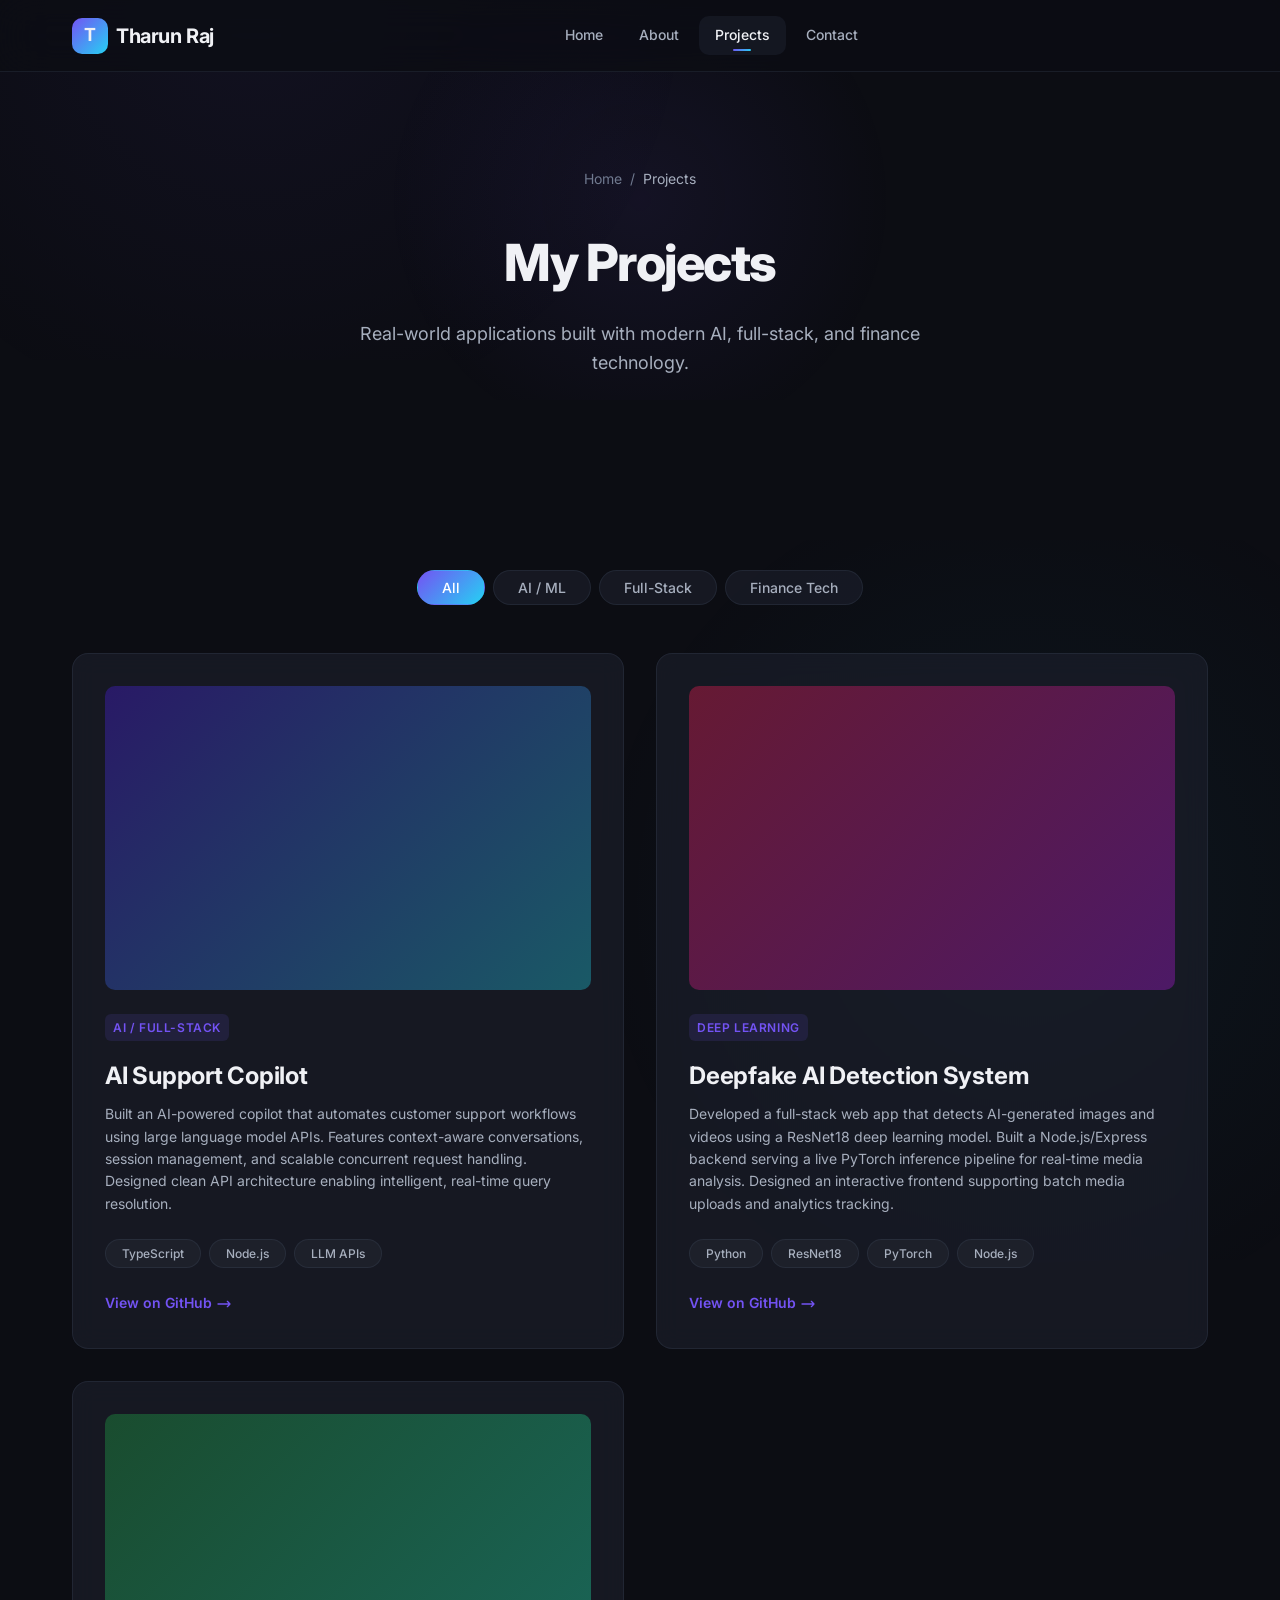
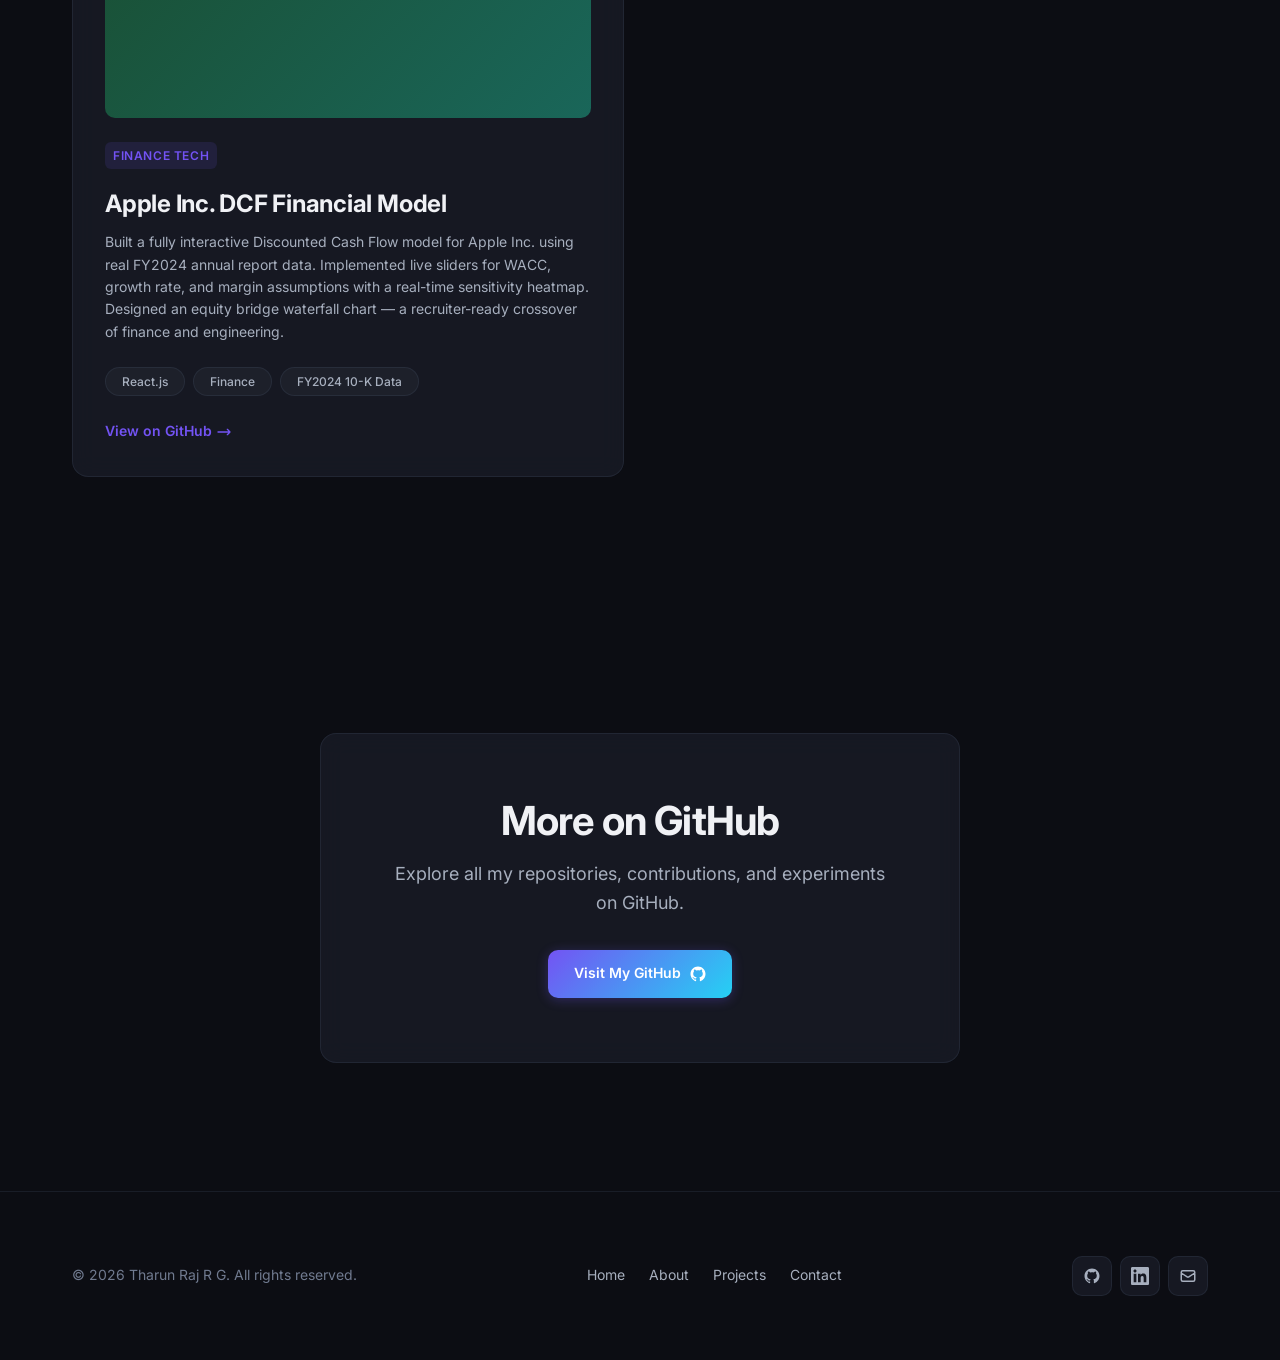
<file: projects.html>
<!DOCTYPE html>
<html lang="en" dir="ltr">
<head>
  <meta charset="UTF-8">
  <meta name="viewport" content="width=device-width, initial-scale=1.0">
  <meta http-equiv="X-UA-Compatible" content="IE=edge">

  <!-- SEO Meta Tags -->
  <title>Projects — Tharun Raj R G | AI-Native Developer &amp; CSE Undergraduate</title>
  <meta name="description" content="Explore Tharun Raj R G's portfolio — AI Support Copilot, Deepfake Detection System, and Apple Inc. DCF Financial Model built with Python, React, Node.js, and PyTorch.">
  <meta name="keywords" content="projects, portfolio, AI copilot, deepfake detection, DCF model, React, Node.js, PyTorch, LLM APIs">
  <meta name="author" content="Tharun Raj R G">
  <meta name="robots" content="index, follow">

  <!-- Open Graph -->
  <meta property="og:title" content="Projects — Tharun Raj R G">
  <meta property="og:description" content="AI-powered applications, deep learning systems, and interactive financial models.">
  <meta property="og:type" content="website">
  <meta property="og:url" content="https://tharunraj.dev/projects">

  <!-- Canonical -->
  <link rel="canonical" href="https://tharunraj.dev/projects">

  <!-- Favicon -->
  <link rel="icon" type="image/svg+xml" href="data:image/svg+xml,%3Csvg xmlns='http://www.w3.org/2000/svg' viewBox='0 0 32 32'%3E%3Crect width='32' height='32' rx='6' fill='%237C3AED'/%3E%3Ctext x='16' y='22' font-family='sans-serif' font-size='18' font-weight='bold' fill='white' text-anchor='middle'%3ET%3C/text%3E%3C/svg%3E">

  <!-- Google Fonts -->
  <link rel="preconnect" href="https://fonts.googleapis.com">
  <link rel="preconnect" href="https://fonts.gstatic.com" crossorigin>
  <link href="https://fonts.googleapis.com/css2?family=Inter:wght@400;500;600;700;800&display=swap" rel="stylesheet">

  <!-- Stylesheet -->
  <link rel="stylesheet" href="css/styles.css">
</head>
<body>
  <!-- Skip to Main Content -->
  <a href="#main-content" class="skip-link">Skip to main content</a>

  <!-- ============ SITE HEADER ============ -->
  <header class="site-header" role="banner">
    <div class="container header-inner">
      <a href="index.html" class="logo" aria-label="Tharun Raj R G — Home">
        <span class="logo-icon" aria-hidden="true">T</span>
        <span>Tharun Raj</span>
      </a>

      <button
        class="menu-toggle"
        id="menu-toggle"
        aria-label="Open navigation menu"
        aria-expanded="false"
        aria-controls="main-navigation"
        type="button"
      >
        <span aria-hidden="true"></span>
        <span aria-hidden="true"></span>
        <span aria-hidden="true"></span>
      </button>

      <nav class="main-nav" id="main-navigation" aria-label="Primary navigation">
        <ul class="nav-list" role="list">
          <li><a href="index.html" class="nav-link">Home</a></li>
          <li><a href="about.html" class="nav-link">About</a></li>
          <li><a href="projects.html" class="nav-link" aria-current="page">Projects</a></li>
          <li><a href="contact.html" class="nav-link">Contact</a></li>
        </ul>
      </nav>

      <div class="nav-overlay" id="nav-overlay" aria-hidden="true"></div>
    </div>
  </header>

  <!-- ============ MAIN CONTENT ============ -->
  <main id="main-content">

    <!-- Page Banner -->
    <section class="page-banner" aria-labelledby="projects-heading">
      <div class="container">
        <nav class="breadcrumbs" aria-label="Breadcrumb">
          <a href="index.html">Home</a>
          <span class="breadcrumbs-separator" aria-hidden="true">/</span>
          <span class="breadcrumbs-current" aria-current="page">Projects</span>
        </nav>
        <h1 id="projects-heading" class="page-banner-title">My Projects</h1>
        <p class="page-banner-description">
          Real-world applications built with modern AI, full-stack, and finance technology.
        </p>
      </div>
    </section>

    <!-- Projects Grid -->
    <section class="section-padding" aria-labelledby="projects-grid-heading">
      <div class="container">
        <h2 id="projects-grid-heading" class="sr-only">All Projects</h2>

        <!-- Filter Bar -->
        <div class="filter-bar" role="toolbar" aria-label="Filter projects by category">
          <button class="filter-btn" type="button" aria-pressed="true" data-filter="all" id="filter-all">All</button>
          <button class="filter-btn" type="button" aria-pressed="false" data-filter="ai" id="filter-ai">AI / ML</button>
          <button class="filter-btn" type="button" aria-pressed="false" data-filter="fullstack" id="filter-fullstack">Full-Stack</button>
          <button class="filter-btn" type="button" aria-pressed="false" data-filter="fintech" id="filter-fintech">Finance Tech</button>
        </div>

        <!-- Live Region for filter announcements -->
        <div aria-live="polite" aria-atomic="true" class="sr-only" id="filter-status"></div>

        <!-- Projects -->
        <div class="grid-2 stagger" id="projects-list" role="list" aria-label="Project list">

          <!-- Project 1: AI Support Copilot -->
          <article class="card reveal project-card" role="listitem" data-category="ai">
            <div class="card-image" role="img" aria-label="AI Support Copilot — automated customer support interface powered by LLM APIs" style="background: linear-gradient(135deg, hsl(252, 60%, 25%), hsl(190, 60%, 25%));"></div>
            <span class="card-tag">AI / Full-Stack</span>
            <h3 class="card-title">AI Support Copilot</h3>
            <p class="card-description">
              Built an AI-powered copilot that automates customer support workflows using large language model APIs.
              Features context-aware conversations, session management, and scalable concurrent request handling.
              Designed clean API architecture enabling intelligent, real-time query resolution.
            </p>
            <div class="tech-stack" role="list" aria-label="Technologies used in AI Support Copilot">
              <span class="tech-tag" role="listitem">TypeScript</span>
              <span class="tech-tag" role="listitem">Node.js</span>
              <span class="tech-tag" role="listitem">LLM APIs</span>
            </div>
            <a href="https://github.com/THARUN10-Coder/ai-support-copilot" class="card-link" aria-label="View AI Support Copilot on GitHub" target="_blank" rel="noopener noreferrer">
              View on GitHub
              <svg aria-hidden="true" fill="none" stroke="currentColor" stroke-width="2" viewBox="0 0 24 24"><path stroke-linecap="round" stroke-linejoin="round" d="M17 8l4 4m0 0l-4 4m4-4H3"/></svg>
            </a>
          </article>

          <!-- Project 2: Deepfake AI Detection System -->
          <article class="card reveal project-card" role="listitem" data-category="ai">
            <div class="card-image" role="img" aria-label="Deepfake AI Detection System — real-time media analysis with ResNet18 deep learning" style="background: linear-gradient(135deg, hsl(340, 60%, 25%), hsl(280, 60%, 25%));"></div>
            <span class="card-tag">Deep Learning</span>
            <h3 class="card-title">Deepfake AI Detection System</h3>
            <p class="card-description">
              Developed a full-stack web app that detects AI-generated images and videos using a ResNet18 deep learning model.
              Built a Node.js/Express backend serving a live PyTorch inference pipeline for real-time media analysis.
              Designed an interactive frontend supporting batch media uploads and analytics tracking.
            </p>
            <div class="tech-stack" role="list" aria-label="Technologies used in Deepfake AI Detection System">
              <span class="tech-tag" role="listitem">Python</span>
              <span class="tech-tag" role="listitem">ResNet18</span>
              <span class="tech-tag" role="listitem">PyTorch</span>
              <span class="tech-tag" role="listitem">Node.js</span>
            </div>
            <a href="https://github.com/THARUN10-Coder" class="card-link" aria-label="View Deepfake AI Detection project on GitHub" target="_blank" rel="noopener noreferrer">
              View on GitHub
              <svg aria-hidden="true" fill="none" stroke="currentColor" stroke-width="2" viewBox="0 0 24 24"><path stroke-linecap="round" stroke-linejoin="round" d="M17 8l4 4m0 0l-4 4m4-4H3"/></svg>
            </a>
          </article>

          <!-- Project 3: Apple Inc. DCF Financial Model -->
          <article class="card reveal project-card" role="listitem" data-category="fintech">
            <div class="card-image" role="img" aria-label="Apple Inc. DCF Financial Model — interactive valuation dashboard with sensitivity heatmap" style="background: linear-gradient(135deg, hsl(145, 50%, 20%), hsl(170, 60%, 25%));"></div>
            <span class="card-tag">Finance Tech</span>
            <h3 class="card-title">Apple Inc. DCF Financial Model</h3>
            <p class="card-description">
              Built a fully interactive Discounted Cash Flow model for Apple Inc. using real FY2024 annual report data.
              Implemented live sliders for WACC, growth rate, and margin assumptions with a real-time sensitivity heatmap.
              Designed an equity bridge waterfall chart — a recruiter-ready crossover of finance and engineering.
            </p>
            <div class="tech-stack" role="list" aria-label="Technologies used in Apple DCF Model">
              <span class="tech-tag" role="listitem">React.js</span>
              <span class="tech-tag" role="listitem">Finance</span>
              <span class="tech-tag" role="listitem">FY2024 10-K Data</span>
            </div>
            <a href="https://github.com/THARUN10-Coder" class="card-link" aria-label="View Apple DCF Model project on GitHub" target="_blank" rel="noopener noreferrer">
              View on GitHub
              <svg aria-hidden="true" fill="none" stroke="currentColor" stroke-width="2" viewBox="0 0 24 24"><path stroke-linecap="round" stroke-linejoin="round" d="M17 8l4 4m0 0l-4 4m4-4H3"/></svg>
            </a>
          </article>

        </div>
      </div>
    </section>

    <!-- CTA -->
    <section class="section-padding" aria-labelledby="projects-cta-heading">
      <div class="container" style="text-align: center;">
        <div class="card reveal" style="max-width: 640px; margin: 0 auto; text-align: center; padding: var(--space-3xl);">
          <h2 id="projects-cta-heading" class="section-title" style="margin-bottom: var(--space-md);">More on GitHub</h2>
          <p class="section-description" style="margin-bottom: var(--space-xl);">
            Explore all my repositories, contributions, and experiments on GitHub.
          </p>
          <a href="https://github.com/THARUN10-Coder" class="btn btn--primary" id="cta-github" target="_blank" rel="noopener noreferrer">
            Visit My GitHub
            <svg aria-hidden="true" fill="currentColor" viewBox="0 0 24 24" style="width:18px; height:18px;"><path d="M12 2C6.477 2 2 6.484 2 12.017c0 4.425 2.865 8.18 6.839 9.504.5.092.682-.217.682-.483 0-.237-.008-.868-.013-1.703-2.782.605-3.369-1.343-3.369-1.343-.454-1.158-1.11-1.466-1.11-1.466-.908-.62.069-.608.069-.608 1.003.07 1.531 1.032 1.531 1.032.892 1.53 2.341 1.088 2.91.832.092-.647.35-1.088.636-1.338-2.22-.253-4.555-1.113-4.555-4.951 0-1.093.39-1.988 1.029-2.688-.103-.253-.446-1.272.098-2.65 0 0 .84-.27 2.75 1.026A9.564 9.564 0 0112 6.844c.85.004 1.705.115 2.504.337 1.909-1.296 2.747-1.027 2.747-1.027.546 1.379.202 2.398.1 2.651.64.7 1.028 1.595 1.028 2.688 0 3.848-2.339 4.695-4.566 4.943.359.309.678.92.678 1.855 0 1.338-.012 2.419-.012 2.747 0 .268.18.58.688.482A10.019 10.019 0 0022 12.017C22 6.484 17.522 2 12 2z"/></svg>
          </a>
        </div>
      </div>
    </section>

  </main>

  <!-- ============ SITE FOOTER ============ -->
  <footer class="site-footer" role="contentinfo">
    <div class="container">
      <div class="footer-inner">
        <p class="footer-copyright">
          &copy; <time datetime="2026">2026</time> Tharun Raj R G. All rights reserved.
        </p>

        <nav class="footer-nav" aria-label="Footer navigation">
          <a href="index.html" class="footer-link">Home</a>
          <a href="about.html" class="footer-link">About</a>
          <a href="projects.html" class="footer-link">Projects</a>
          <a href="contact.html" class="footer-link">Contact</a>
        </nav>

        <div class="social-links" role="list" aria-label="Social media links">
          <a href="https://github.com/THARUN10-Coder" class="social-link" role="listitem" aria-label="GitHub profile — THARUN10-Coder" target="_blank" rel="noopener noreferrer">
            <svg aria-hidden="true" fill="currentColor" viewBox="0 0 24 24"><path d="M12 2C6.477 2 2 6.484 2 12.017c0 4.425 2.865 8.18 6.839 9.504.5.092.682-.217.682-.483 0-.237-.008-.868-.013-1.703-2.782.605-3.369-1.343-3.369-1.343-.454-1.158-1.11-1.466-1.11-1.466-.908-.62.069-.608.069-.608 1.003.07 1.531 1.032 1.531 1.032.892 1.53 2.341 1.088 2.91.832.092-.647.35-1.088.636-1.338-2.22-.253-4.555-1.113-4.555-4.951 0-1.093.39-1.988 1.029-2.688-.103-.253-.446-1.272.098-2.65 0 0 .84-.27 2.75 1.026A9.564 9.564 0 0112 6.844c.85.004 1.705.115 2.504.337 1.909-1.296 2.747-1.027 2.747-1.027.546 1.379.202 2.398.1 2.651.64.7 1.028 1.595 1.028 2.688 0 3.848-2.339 4.695-4.566 4.943.359.309.678.92.678 1.855 0 1.338-.012 2.419-.012 2.747 0 .268.18.58.688.482A10.019 10.019 0 0022 12.017C22 6.484 17.522 2 12 2z"/></svg>
          </a>
          <a href="https://linkedin.com/in/tharun-r-g" class="social-link" role="listitem" aria-label="LinkedIn profile — Tharun Raj R G" target="_blank" rel="noopener noreferrer">
            <svg aria-hidden="true" fill="currentColor" viewBox="0 0 24 24"><path d="M20.447 20.452h-3.554v-5.569c0-1.328-.027-3.037-1.852-3.037-1.853 0-2.136 1.445-2.136 2.939v5.667H9.351V9h3.414v1.561h.046c.477-.9 1.637-1.85 3.37-1.85 3.601 0 4.267 2.37 4.267 5.455v6.286zM5.337 7.433c-1.144 0-2.063-.926-2.063-2.065 0-1.138.92-2.063 2.063-2.063 1.14 0 2.064.925 2.064 2.063 0 1.139-.925 2.065-2.064 2.065zm1.782 13.019H3.555V9h3.564v11.452zM22.225 0H1.771C.792 0 0 .774 0 1.729v20.542C0 23.227.792 24 1.771 24h20.451C23.2 24 24 23.227 24 22.271V1.729C24 .774 23.2 0 22.222 0h.003z"/></svg>
          </a>
          <a href="mailto:rgtharunraj10@gmail.com" class="social-link" role="listitem" aria-label="Email Tharun Raj R G" target="_blank" rel="noopener noreferrer">
            <svg aria-hidden="true" fill="none" stroke="currentColor" stroke-width="2" viewBox="0 0 24 24"><path stroke-linecap="round" stroke-linejoin="round" d="M3 8l7.89 5.26a2 2 0 002.22 0L21 8M5 19h14a2 2 0 002-2V7a2 2 0 00-2-2H5a2 2 0 00-2 2v10a2 2 0 002 2z"/></svg>
          </a>
        </div>
      </div>
    </div>
  </footer>

  <!-- JavaScript -->
  <script src="js/main.js"></script>
</body>
</html>
</file>
<file: css/styles.css>
/* ============================================
   DESIGN SYSTEM — Custom Properties
   ============================================ */
:root {
  /* Color Palette */
  --color-bg-primary: hsl(228, 24%, 6%);
  --color-bg-secondary: hsl(228, 20%, 10%);
  --color-bg-tertiary: hsl(228, 18%, 14%);
  --color-bg-glass: hsla(228, 20%, 14%, 0.65);
  --color-bg-glass-hover: hsla(228, 20%, 18%, 0.75);

  --color-text-primary: hsl(220, 20%, 95%);
  --color-text-secondary: hsl(220, 15%, 70%);
  --color-text-muted: hsl(220, 12%, 50%);

  --color-accent-primary: hsl(252, 87%, 64%);
  --color-accent-primary-hover: hsl(252, 87%, 72%);
  --color-accent-secondary: hsl(190, 90%, 55%);
  --color-accent-gradient: linear-gradient(135deg, hsl(252, 87%, 64%), hsl(190, 90%, 55%));
  --color-accent-gradient-hover: linear-gradient(135deg, hsl(252, 87%, 72%), hsl(190, 90%, 62%));

  --color-border: hsla(220, 20%, 40%, 0.2);
  --color-border-hover: hsla(252, 87%, 64%, 0.4);

  --color-success: hsl(145, 65%, 48%);
  --color-error: hsl(0, 72%, 58%);
  --color-warning: hsl(38, 92%, 60%);

  /* Typography */
  --font-family: 'Inter', -apple-system, BlinkMacSystemFont, 'Segoe UI', sans-serif;
  --font-size-xs: 0.75rem;
  --font-size-sm: 0.875rem;
  --font-size-base: 1rem;
  --font-size-md: 1.125rem;
  --font-size-lg: 1.25rem;
  --font-size-xl: 1.5rem;
  --font-size-2xl: 2rem;
  --font-size-3xl: 2.5rem;
  --font-size-4xl: 3.25rem;
  --font-size-5xl: 4rem;

  --font-weight-regular: 400;
  --font-weight-medium: 500;
  --font-weight-semibold: 600;
  --font-weight-bold: 700;
  --font-weight-extrabold: 800;

  --line-height-tight: 1.15;
  --line-height-snug: 1.35;
  --line-height-normal: 1.6;

  /* Spacing */
  --space-xs: 0.25rem;
  --space-sm: 0.5rem;
  --space-md: 1rem;
  --space-lg: 1.5rem;
  --space-xl: 2rem;
  --space-2xl: 3rem;
  --space-3xl: 4rem;
  --space-4xl: 6rem;
  --space-5xl: 8rem;

  /* Border Radius */
  --radius-sm: 0.375rem;
  --radius-md: 0.625rem;
  --radius-lg: 1rem;
  --radius-xl: 1.5rem;
  --radius-full: 9999px;

  /* Shadows */
  --shadow-sm: 0 1px 3px hsla(0, 0%, 0%, 0.3);
  --shadow-md: 0 4px 16px hsla(0, 0%, 0%, 0.3);
  --shadow-lg: 0 8px 32px hsla(0, 0%, 0%, 0.35);
  --shadow-glow: 0 0 30px hsla(252, 87%, 64%, 0.2);

  /* Transitions */
  --transition-fast: 150ms cubic-bezier(0.4, 0, 0.2, 1);
  --transition-base: 250ms cubic-bezier(0.4, 0, 0.2, 1);
  --transition-slow: 400ms cubic-bezier(0.4, 0, 0.2, 1);
  --transition-spring: 500ms cubic-bezier(0.34, 1.56, 0.64, 1);

  /* Layout */
  --max-width: 1200px;
  --header-height: 4.5rem;
}

/* ============================================
   RESET & BASE
   ============================================ */
*,
*::before,
*::after {
  margin: 0;
  padding: 0;
  box-sizing: border-box;
}

html {
  font-size: 100%;
  scroll-behavior: smooth;
  -webkit-text-size-adjust: 100%;
}

body {
  font-family: var(--font-family);
  font-size: var(--font-size-base);
  font-weight: var(--font-weight-regular);
  line-height: var(--line-height-normal);
  color: var(--color-text-primary);
  background-color: var(--color-bg-primary);
  min-height: 100vh;
  overflow-x: hidden;
  -webkit-font-smoothing: antialiased;
  -moz-osx-font-smoothing: grayscale;
}

/* Ambient Background Gradient */
body::before {
  content: '';
  position: fixed;
  top: -40%;
  left: -20%;
  width: 80%;
  height: 80%;
  background: radial-gradient(circle, hsla(252, 87%, 64%, 0.06) 0%, transparent 70%);
  pointer-events: none;
  z-index: 0;
}

body::after {
  content: '';
  position: fixed;
  bottom: -40%;
  right: -20%;
  width: 80%;
  height: 80%;
  background: radial-gradient(circle, hsla(190, 90%, 55%, 0.05) 0%, transparent 70%);
  pointer-events: none;
  z-index: 0;
}

img {
  max-width: 100%;
  height: auto;
  display: block;
}

a {
  color: var(--color-accent-primary);
  text-decoration: none;
  transition: color var(--transition-fast);
}

a:hover {
  color: var(--color-accent-primary-hover);
}

ul, ol {
  list-style: none;
}

/* ============================================
   ACCESSIBILITY — Focus Styles
   ============================================ */
:focus-visible {
  outline: 3px solid var(--color-accent-primary);
  outline-offset: 3px;
  border-radius: var(--radius-sm);
}

/* Skip to main content link */
.skip-link {
  position: absolute;
  top: -100%;
  left: var(--space-md);
  z-index: 10000;
  padding: var(--space-sm) var(--space-lg);
  background: var(--color-accent-primary);
  color: var(--color-text-primary);
  font-weight: var(--font-weight-semibold);
  border-radius: 0 0 var(--radius-md) var(--radius-md);
  transition: top var(--transition-fast);
}

.skip-link:focus {
  top: 0;
  outline: 3px solid var(--color-accent-secondary);
  outline-offset: 2px;
}

/* Screen reader only utility */
.sr-only {
  position: absolute;
  width: 1px;
  height: 1px;
  padding: 0;
  margin: -1px;
  overflow: hidden;
  clip: rect(0, 0, 0, 0);
  white-space: nowrap;
  border-width: 0;
}

/* ============================================
   LAYOUT UTILITIES
   ============================================ */
.container {
  width: 100%;
  max-width: var(--max-width);
  margin: 0 auto;
  padding: 0 var(--space-xl);
  position: relative;
  z-index: 1;
}

.section-padding {
  padding: var(--space-5xl) 0;
}

/* ============================================
   SITE HEADER & NAVIGATION
   ============================================ */
.site-header {
  position: fixed;
  top: 0;
  left: 0;
  right: 0;
  z-index: 1000;
  height: var(--header-height);
  background: hsla(228, 24%, 6%, 0.85);
  backdrop-filter: blur(20px) saturate(180%);
  -webkit-backdrop-filter: blur(20px) saturate(180%);
  border-bottom: 1px solid var(--color-border);
  transition: background var(--transition-base), box-shadow var(--transition-base);
}

.site-header.scrolled {
  background: hsla(228, 24%, 6%, 0.95);
  box-shadow: var(--shadow-md);
}

.header-inner {
  display: flex;
  align-items: center;
  justify-content: space-between;
  height: 100%;
}

/* Logo */
.logo {
  display: flex;
  align-items: center;
  gap: var(--space-sm);
  font-size: var(--font-size-lg);
  font-weight: var(--font-weight-bold);
  color: var(--color-text-primary);
  text-decoration: none;
  letter-spacing: -0.02em;
}

.logo:hover {
  color: var(--color-text-primary);
}

.logo-icon {
  display: flex;
  align-items: center;
  justify-content: center;
  width: 2.25rem;
  height: 2.25rem;
  background: var(--color-accent-gradient);
  border-radius: var(--radius-md);
  font-size: var(--font-size-md);
  transition: transform var(--transition-spring);
}

.logo:hover .logo-icon {
  transform: rotate(-8deg) scale(1.08);
}

/* Desktop Navigation */
.main-nav {
  display: flex;
  align-items: center;
}

.nav-list {
  display: flex;
  align-items: center;
  gap: var(--space-xs);
}

.nav-link {
  display: flex;
  align-items: center;
  padding: var(--space-sm) var(--space-md);
  color: var(--color-text-secondary);
  font-size: var(--font-size-sm);
  font-weight: var(--font-weight-medium);
  border-radius: var(--radius-md);
  transition: color var(--transition-fast), background var(--transition-fast);
  position: relative;
}

.nav-link:hover,
.nav-link[aria-current="page"] {
  color: var(--color-text-primary);
  background: hsla(220, 20%, 50%, 0.1);
}

.nav-link[aria-current="page"]::after {
  content: '';
  position: absolute;
  bottom: 4px;
  left: 50%;
  transform: translateX(-50%);
  width: 18px;
  height: 2px;
  background: var(--color-accent-gradient);
  border-radius: var(--radius-full);
}

/* Mobile Menu Toggle */
.menu-toggle {
  display: none;
  flex-direction: column;
  gap: 5px;
  width: 28px;
  height: 28px;
  justify-content: center;
  background: none;
  border: none;
  cursor: pointer;
  padding: 0;
  z-index: 1010;
}

.menu-toggle span {
  display: block;
  width: 100%;
  height: 2px;
  background: var(--color-text-primary);
  border-radius: var(--radius-full);
  transition: transform var(--transition-base), opacity var(--transition-fast);
}

.menu-toggle[aria-expanded="true"] span:nth-child(1) {
  transform: translateY(7px) rotate(45deg);
}

.menu-toggle[aria-expanded="true"] span:nth-child(2) {
  opacity: 0;
}

.menu-toggle[aria-expanded="true"] span:nth-child(3) {
  transform: translateY(-7px) rotate(-45deg);
}

/* ============================================
   HERO SECTION
   ============================================ */
.hero {
  min-height: 100vh;
  display: flex;
  align-items: center;
  padding-top: var(--header-height);
  position: relative;
  overflow: hidden;
}

.hero-content {
  max-width: 720px;
}

.hero-badge {
  display: inline-flex;
  align-items: center;
  gap: var(--space-sm);
  padding: var(--space-xs) var(--space-md);
  background: var(--color-bg-glass);
  border: 1px solid var(--color-border);
  border-radius: var(--radius-full);
  font-size: var(--font-size-sm);
  color: var(--color-text-secondary);
  margin-bottom: var(--space-xl);
  backdrop-filter: blur(10px);
}

.hero-badge-dot {
  width: 8px;
  height: 8px;
  background: var(--color-success);
  border-radius: var(--radius-full);
  animation: pulse-dot 2s ease-in-out infinite;
}

@keyframes pulse-dot {
  0%, 100% { opacity: 1; transform: scale(1); }
  50% { opacity: 0.6; transform: scale(0.85); }
}

.hero-title {
  font-size: clamp(var(--font-size-3xl), 5vw, var(--font-size-5xl));
  font-weight: var(--font-weight-extrabold);
  line-height: var(--line-height-tight);
  letter-spacing: -0.03em;
  margin-bottom: var(--space-lg);
}

.hero-title .gradient-text {
  background: var(--color-accent-gradient);
  -webkit-background-clip: text;
  -webkit-text-fill-color: transparent;
  background-clip: text;
}

.hero-description {
  font-size: var(--font-size-lg);
  color: var(--color-text-secondary);
  line-height: var(--line-height-normal);
  max-width: 560px;
  margin-bottom: var(--space-2xl);
}

.hero-actions {
  display: flex;
  flex-wrap: wrap;
  gap: var(--space-md);
}

/* Floating orb decoration */
.hero-orb {
  position: absolute;
  border-radius: 50%;
  filter: blur(80px);
  pointer-events: none;
  z-index: 0;
}

.hero-orb--primary {
  width: 500px;
  height: 500px;
  background: hsla(252, 87%, 64%, 0.12);
  top: 10%;
  right: -10%;
  animation: float-orb 8s ease-in-out infinite;
}

.hero-orb--secondary {
  width: 350px;
  height: 350px;
  background: hsla(190, 90%, 55%, 0.08);
  bottom: 10%;
  right: 15%;
  animation: float-orb 10s ease-in-out infinite reverse;
}

@keyframes float-orb {
  0%, 100% { transform: translate(0, 0); }
  33% { transform: translate(20px, -30px); }
  66% { transform: translate(-15px, 15px); }
}

/* ============================================
   BUTTONS
   ============================================ */
.btn {
  display: inline-flex;
  align-items: center;
  justify-content: center;
  gap: var(--space-sm);
  padding: 0.8rem 1.6rem;
  font-family: var(--font-family);
  font-size: var(--font-size-sm);
  font-weight: var(--font-weight-semibold);
  border-radius: var(--radius-md);
  border: none;
  cursor: pointer;
  transition: all var(--transition-base);
  text-decoration: none;
  white-space: nowrap;
}

.btn--primary {
  background: var(--color-accent-gradient);
  color: white;
  box-shadow: 0 2px 12px hsla(252, 87%, 64%, 0.3);
}

.btn--primary:hover {
  background: var(--color-accent-gradient-hover);
  box-shadow: 0 4px 20px hsla(252, 87%, 64%, 0.4);
  transform: translateY(-2px);
  color: white;
}

.btn--secondary {
  background: var(--color-bg-glass);
  color: var(--color-text-primary);
  border: 1px solid var(--color-border);
  backdrop-filter: blur(10px);
}

.btn--secondary:hover {
  background: var(--color-bg-glass-hover);
  border-color: var(--color-border-hover);
  transform: translateY(-2px);
  color: var(--color-text-primary);
}

.btn svg {
  width: 18px;
  height: 18px;
}

/* ============================================
   CARDS
   ============================================ */
.card {
  background: var(--color-bg-glass);
  border: 1px solid var(--color-border);
  border-radius: var(--radius-lg);
  padding: var(--space-xl);
  backdrop-filter: blur(12px);
  transition: all var(--transition-base);
}

.card:hover {
  border-color: var(--color-border-hover);
  box-shadow: var(--shadow-glow);
  transform: translateY(-4px);
}

.card-image {
  width: 100%;
  aspect-ratio: 16 / 10;
  object-fit: cover;
  border-radius: var(--radius-md);
  margin-bottom: var(--space-lg);
  background: var(--color-bg-tertiary);
}

.card-tag {
  display: inline-block;
  padding: var(--space-xs) var(--space-sm);
  background: hsla(252, 87%, 64%, 0.12);
  color: var(--color-accent-primary);
  font-size: var(--font-size-xs);
  font-weight: var(--font-weight-semibold);
  border-radius: var(--radius-sm);
  margin-bottom: var(--space-md);
  text-transform: uppercase;
  letter-spacing: 0.05em;
}

.card-title {
  font-size: var(--font-size-xl);
  font-weight: var(--font-weight-bold);
  margin-bottom: var(--space-sm);
  letter-spacing: -0.01em;
}

.card-description {
  color: var(--color-text-secondary);
  font-size: var(--font-size-sm);
  line-height: var(--line-height-normal);
}

.card-link {
  display: inline-flex;
  align-items: center;
  gap: var(--space-xs);
  margin-top: var(--space-lg);
  font-size: var(--font-size-sm);
  font-weight: var(--font-weight-semibold);
  color: var(--color-accent-primary);
}

.card-link:hover {
  color: var(--color-accent-primary-hover);
  gap: var(--space-sm);
}

.card-link svg {
  width: 16px;
  height: 16px;
  transition: transform var(--transition-fast);
}

.card-link:hover svg {
  transform: translateX(3px);
}

/* ============================================
   SECTIONS
   ============================================ */
.section-header {
  text-align: center;
  max-width: 600px;
  margin: 0 auto var(--space-3xl);
}

.section-label {
  display: inline-block;
  font-size: var(--font-size-sm);
  font-weight: var(--font-weight-semibold);
  text-transform: uppercase;
  letter-spacing: 0.1em;
  background: var(--color-accent-gradient);
  -webkit-background-clip: text;
  -webkit-text-fill-color: transparent;
  background-clip: text;
  margin-bottom: var(--space-md);
}

.section-title {
  font-size: clamp(var(--font-size-2xl), 3.5vw, var(--font-size-3xl));
  font-weight: var(--font-weight-bold);
  letter-spacing: -0.02em;
  line-height: var(--line-height-tight);
  margin-bottom: var(--space-md);
}

.section-description {
  color: var(--color-text-secondary);
  font-size: var(--font-size-md);
  line-height: var(--line-height-normal);
}

/* ============================================
   GRID LAYOUTS
   ============================================ */
.grid-2 {
  display: grid;
  grid-template-columns: repeat(2, 1fr);
  gap: var(--space-xl);
}

.grid-3 {
  display: grid;
  grid-template-columns: repeat(3, 1fr);
  gap: var(--space-xl);
}

/* ============================================
   SKILLS / STATS
   ============================================ */
.skill-bar-wrapper {
  margin-bottom: var(--space-lg);
}

.skill-bar-header {
  display: flex;
  justify-content: space-between;
  margin-bottom: var(--space-sm);
  font-size: var(--font-size-sm);
  font-weight: var(--font-weight-medium);
}

.skill-bar-track {
  width: 100%;
  height: 8px;
  background: var(--color-bg-tertiary);
  border-radius: var(--radius-full);
  overflow: hidden;
}

.skill-bar-fill {
  height: 100%;
  background: var(--color-accent-gradient);
  border-radius: var(--radius-full);
  transition: width 1s cubic-bezier(0.4, 0, 0.2, 1);
}

.stat-card {
  text-align: center;
  padding: var(--space-2xl);
}

.stat-number {
  font-size: var(--font-size-4xl);
  font-weight: var(--font-weight-extrabold);
  background: var(--color-accent-gradient);
  -webkit-background-clip: text;
  -webkit-text-fill-color: transparent;
  background-clip: text;
  line-height: var(--line-height-tight);
}

.stat-label {
  color: var(--color-text-secondary);
  font-size: var(--font-size-sm);
  margin-top: var(--space-xs);
}

/* ============================================
   TIMELINE (Experience)
   ============================================ */
.timeline {
  position: relative;
  padding-left: var(--space-2xl);
}

.timeline::before {
  content: '';
  position: absolute;
  top: 0;
  left: 0;
  width: 2px;
  height: 100%;
  background: var(--color-border);
}

.timeline-item {
  position: relative;
  padding-bottom: var(--space-2xl);
}

.timeline-item:last-child {
  padding-bottom: 0;
}

.timeline-item::before {
  content: '';
  position: absolute;
  left: calc(-1 * var(--space-2xl) - 5px);
  top: 6px;
  width: 12px;
  height: 12px;
  background: var(--color-accent-primary);
  border-radius: var(--radius-full);
  border: 3px solid var(--color-bg-primary);
  box-shadow: 0 0 0 2px var(--color-accent-primary);
}

.timeline-date {
  font-size: var(--font-size-sm);
  color: var(--color-accent-primary);
  font-weight: var(--font-weight-semibold);
  margin-bottom: var(--space-xs);
}

.timeline-title {
  font-size: var(--font-size-lg);
  font-weight: var(--font-weight-bold);
  margin-bottom: var(--space-xs);
}

.timeline-company {
  color: var(--color-text-secondary);
  font-size: var(--font-size-sm);
  margin-bottom: var(--space-sm);
}

.timeline-description {
  color: var(--color-text-secondary);
  font-size: var(--font-size-sm);
  line-height: var(--line-height-normal);
}

/* ============================================
   CONTACT FORM
   ============================================ */
.form-group {
  margin-bottom: var(--space-lg);
}

.form-label {
  display: block;
  font-size: var(--font-size-sm);
  font-weight: var(--font-weight-medium);
  color: var(--color-text-primary);
  margin-bottom: var(--space-sm);
}

.form-label .required {
  color: var(--color-error);
  margin-left: 2px;
}

.form-input,
.form-textarea,
.form-select {
  width: 100%;
  padding: 0.75rem 1rem;
  font-family: var(--font-family);
  font-size: var(--font-size-base);
  color: var(--color-text-primary);
  background: var(--color-bg-tertiary);
  border: 1px solid var(--color-border);
  border-radius: var(--radius-md);
  transition: border-color var(--transition-fast), box-shadow var(--transition-fast);
  appearance: none;
}

.form-input:focus,
.form-textarea:focus,
.form-select:focus {
  outline: none;
  border-color: var(--color-accent-primary);
  box-shadow: 0 0 0 3px hsla(252, 87%, 64%, 0.2);
}

.form-input::placeholder,
.form-textarea::placeholder {
  color: var(--color-text-muted);
}

.form-input[aria-invalid="true"],
.form-textarea[aria-invalid="true"] {
  border-color: var(--color-error);
  box-shadow: 0 0 0 3px hsla(0, 72%, 58%, 0.15);
}

.form-error {
  display: none;
  font-size: var(--font-size-xs);
  color: var(--color-error);
  margin-top: var(--space-xs);
}

.form-input[aria-invalid="true"] + .form-error,
.form-textarea[aria-invalid="true"] + .form-error {
  display: block;
}

.form-textarea {
  min-height: 150px;
  resize: vertical;
}

.form-hint {
  font-size: var(--font-size-xs);
  color: var(--color-text-muted);
  margin-top: var(--space-xs);
}

.form-success {
  display: none;
  padding: var(--space-lg);
  background: hsla(145, 65%, 48%, 0.1);
  border: 1px solid hsla(145, 65%, 48%, 0.3);
  border-radius: var(--radius-md);
  color: var(--color-success);
  font-weight: var(--font-weight-medium);
  text-align: center;
}

.form-success.visible {
  display: block;
}

/* ============================================
   CONTACT INFO
   ============================================ */
.contact-info-item {
  display: flex;
  align-items: flex-start;
  gap: var(--space-md);
  padding: var(--space-lg);
  background: var(--color-bg-glass);
  border: 1px solid var(--color-border);
  border-radius: var(--radius-lg);
  margin-bottom: var(--space-md);
  transition: border-color var(--transition-fast);
}

.contact-info-item:hover {
  border-color: var(--color-border-hover);
}

.contact-info-icon {
  display: flex;
  align-items: center;
  justify-content: center;
  flex-shrink: 0;
  width: 44px;
  height: 44px;
  background: hsla(252, 87%, 64%, 0.1);
  border-radius: var(--radius-md);
  color: var(--color-accent-primary);
}

.contact-info-icon svg {
  width: 20px;
  height: 20px;
}

.contact-info-label {
  font-size: var(--font-size-xs);
  color: var(--color-text-muted);
  text-transform: uppercase;
  letter-spacing: 0.08em;
  margin-bottom: 2px;
}

.contact-info-value {
  font-weight: var(--font-weight-medium);
  color: var(--color-text-primary);
}

.contact-info-value a {
  color: var(--color-text-primary);
}

.contact-info-value a:hover {
  color: var(--color-accent-primary);
}

/* ============================================
   FOOTER
   ============================================ */
.site-footer {
  border-top: 1px solid var(--color-border);
  padding: var(--space-3xl) 0;
  position: relative;
  z-index: 1;
}

.footer-inner {
  display: flex;
  flex-wrap: wrap;
  justify-content: space-between;
  align-items: center;
  gap: var(--space-lg);
}

.footer-copyright {
  color: var(--color-text-muted);
  font-size: var(--font-size-sm);
}

.footer-nav {
  display: flex;
  gap: var(--space-lg);
}

.footer-link {
  color: var(--color-text-secondary);
  font-size: var(--font-size-sm);
  transition: color var(--transition-fast);
}

.footer-link:hover {
  color: var(--color-text-primary);
}

.social-links {
  display: flex;
  gap: var(--space-sm);
}

.social-link {
  display: flex;
  align-items: center;
  justify-content: center;
  width: 40px;
  height: 40px;
  border-radius: var(--radius-md);
  color: var(--color-text-secondary);
  background: var(--color-bg-glass);
  border: 1px solid var(--color-border);
  transition: all var(--transition-fast);
}

.social-link:hover {
  color: var(--color-text-primary);
  border-color: var(--color-border-hover);
  transform: translateY(-2px);
}

.social-link svg {
  width: 18px;
  height: 18px;
}

/* ============================================
   PAGE BANNER (inner pages)
   ============================================ */
.page-banner {
  padding-top: calc(var(--header-height) + var(--space-4xl));
  padding-bottom: var(--space-3xl);
  text-align: center;
  position: relative;
}

.page-banner::before {
  content: '';
  position: absolute;
  top: 0;
  left: 50%;
  transform: translateX(-50%);
  width: 600px;
  height: 400px;
  background: radial-gradient(circle, hsla(252, 87%, 64%, 0.08), transparent 70%);
  pointer-events: none;
}

.page-banner-title {
  font-size: clamp(var(--font-size-2xl), 4vw, var(--font-size-4xl));
  font-weight: var(--font-weight-extrabold);
  letter-spacing: -0.03em;
  margin-bottom: var(--space-md);
  position: relative;
}

.page-banner-description {
  color: var(--color-text-secondary);
  font-size: var(--font-size-md);
  max-width: 560px;
  margin: 0 auto;
  line-height: var(--line-height-normal);
  position: relative;
}

/* Breadcrumbs */
.breadcrumbs {
  display: flex;
  align-items: center;
  justify-content: center;
  gap: var(--space-sm);
  margin-bottom: var(--space-xl);
  font-size: var(--font-size-sm);
  position: relative;
}

.breadcrumbs a {
  color: var(--color-text-muted);
}

.breadcrumbs a:hover {
  color: var(--color-accent-primary);
}

.breadcrumbs-separator {
  color: var(--color-text-muted);
}

.breadcrumbs-current {
  color: var(--color-text-secondary);
}

/* ============================================
   ABOUT PAGE — SPECIFIC
   ============================================ */
.about-grid {
  display: grid;
  grid-template-columns: 1fr 1.5fr;
  gap: var(--space-3xl);
  align-items: start;
}

.about-image-wrapper {
  position: relative;
}

.about-image {
  width: 100%;
  aspect-ratio: 3 / 4;
  object-fit: cover;
  border-radius: var(--radius-xl);
  border: 1px solid var(--color-border);
}

.about-image-wrapper::after {
  content: '';
  position: absolute;
  inset: -8px;
  border-radius: calc(var(--radius-xl) + 8px);
  background: var(--color-accent-gradient);
  opacity: 0.1;
  z-index: -1;
}

.about-text h2 {
  font-size: var(--font-size-2xl);
  font-weight: var(--font-weight-bold);
  margin-bottom: var(--space-lg);
  letter-spacing: -0.02em;
}

.about-text p {
  color: var(--color-text-secondary);
  margin-bottom: var(--space-lg);
  line-height: var(--line-height-normal);
}

/* Tech Stack */
.tech-stack {
  display: flex;
  flex-wrap: wrap;
  gap: var(--space-sm);
  margin-top: var(--space-lg);
}

.tech-tag {
  padding: var(--space-xs) var(--space-md);
  background: var(--color-bg-tertiary);
  border: 1px solid var(--color-border);
  border-radius: var(--radius-full);
  font-size: var(--font-size-xs);
  font-weight: var(--font-weight-medium);
  color: var(--color-text-secondary);
  transition: all var(--transition-fast);
}

.tech-tag:hover {
  border-color: var(--color-border-hover);
  color: var(--color-accent-primary);
}

/* ============================================
   PROJECTS FILTER
   ============================================ */
.filter-bar {
  display: flex;
  flex-wrap: wrap;
  justify-content: center;
  gap: var(--space-sm);
  margin-bottom: var(--space-2xl);
}

.filter-btn {
  padding: var(--space-sm) var(--space-lg);
  font-family: var(--font-family);
  font-size: var(--font-size-sm);
  font-weight: var(--font-weight-medium);
  color: var(--color-text-secondary);
  background: var(--color-bg-glass);
  border: 1px solid var(--color-border);
  border-radius: var(--radius-full);
  cursor: pointer;
  transition: all var(--transition-fast);
}

.filter-btn:hover {
  color: var(--color-text-primary);
  border-color: var(--color-border-hover);
}

.filter-btn[aria-pressed="true"] {
  background: var(--color-accent-gradient);
  color: white;
  border-color: transparent;
}

/* ============================================
   ANIMATIONS — Scroll Reveal
   ============================================ */
.reveal {
  opacity: 0;
  transform: translateY(24px);
  transition: opacity 0.7s cubic-bezier(0.4, 0, 0.2, 1), transform 0.7s cubic-bezier(0.4, 0, 0.2, 1);
}

.reveal.visible {
  opacity: 1;
  transform: translateY(0);
}

/* Stagger children */
.stagger > .reveal:nth-child(1) { transition-delay: 0ms; }
.stagger > .reveal:nth-child(2) { transition-delay: 80ms; }
.stagger > .reveal:nth-child(3) { transition-delay: 160ms; }
.stagger > .reveal:nth-child(4) { transition-delay: 240ms; }
.stagger > .reveal:nth-child(5) { transition-delay: 320ms; }
.stagger > .reveal:nth-child(6) { transition-delay: 400ms; }

/* ============================================
   REDUCED MOTION
   ============================================ */
@media (prefers-reduced-motion: reduce) {
  *,
  *::before,
  *::after {
    animation-duration: 0.01ms !important;
    animation-iteration-count: 1 !important;
    transition-duration: 0.01ms !important;
    scroll-behavior: auto !important;
  }

  .reveal {
    opacity: 1;
    transform: none;
  }
}

/* ============================================
   RESPONSIVE — Tablet
   ============================================ */
@media (max-width: 960px) {
  .grid-3 {
    grid-template-columns: repeat(2, 1fr);
  }

  .about-grid {
    grid-template-columns: 1fr;
    gap: var(--space-2xl);
  }

  .about-image {
    max-width: 320px;
    margin: 0 auto;
  }
}

/* ============================================
   RESPONSIVE — Mobile
   ============================================ */
@media (max-width: 640px) {
  .container {
    padding: 0 var(--space-md);
  }

  .grid-2,
  .grid-3 {
    grid-template-columns: 1fr;
  }

  .section-padding {
    padding: var(--space-3xl) 0;
  }

  /* Mobile Nav */
  .menu-toggle {
    display: flex;
  }

  .main-nav {
    position: fixed;
    top: 0;
    right: 0;
    width: 280px;
    height: 100vh;
    background: var(--color-bg-secondary);
    border-left: 1px solid var(--color-border);
    padding: calc(var(--header-height) + var(--space-xl)) var(--space-xl) var(--space-xl);
    transform: translateX(100%);
    transition: transform var(--transition-base);
    z-index: 1005;
  }

  .main-nav[data-open="true"] {
    transform: translateX(0);
  }

  .nav-list {
    flex-direction: column;
    gap: var(--space-xs);
  }

  .nav-link {
    width: 100%;
    padding: var(--space-md);
    font-size: var(--font-size-base);
    border-radius: var(--radius-md);
  }

  .nav-link[aria-current="page"]::after {
    display: none;
  }

  /* Mobile Overlay */
  .nav-overlay {
    display: none;
    position: fixed;
    inset: 0;
    background: hsla(0, 0%, 0%, 0.5);
    z-index: 1004;
  }

  .nav-overlay.active {
    display: block;
  }

  .hero-actions {
    flex-direction: column;
  }

  .btn {
    width: 100%;
  }

  .footer-inner {
    flex-direction: column;
    text-align: center;
  }

  .footer-nav {
    flex-wrap: wrap;
    justify-content: center;
  }
}

/* ============================================
   PRINT STYLES
   ============================================ */
@media print {
  .site-header,
  .menu-toggle,
  .hero-orb,
  .skip-link {
    display: none !important;
  }

  body {
    color: #000;
    background: #fff;
  }

  a {
    color: #000;
    text-decoration: underline;
  }
}
</file>
